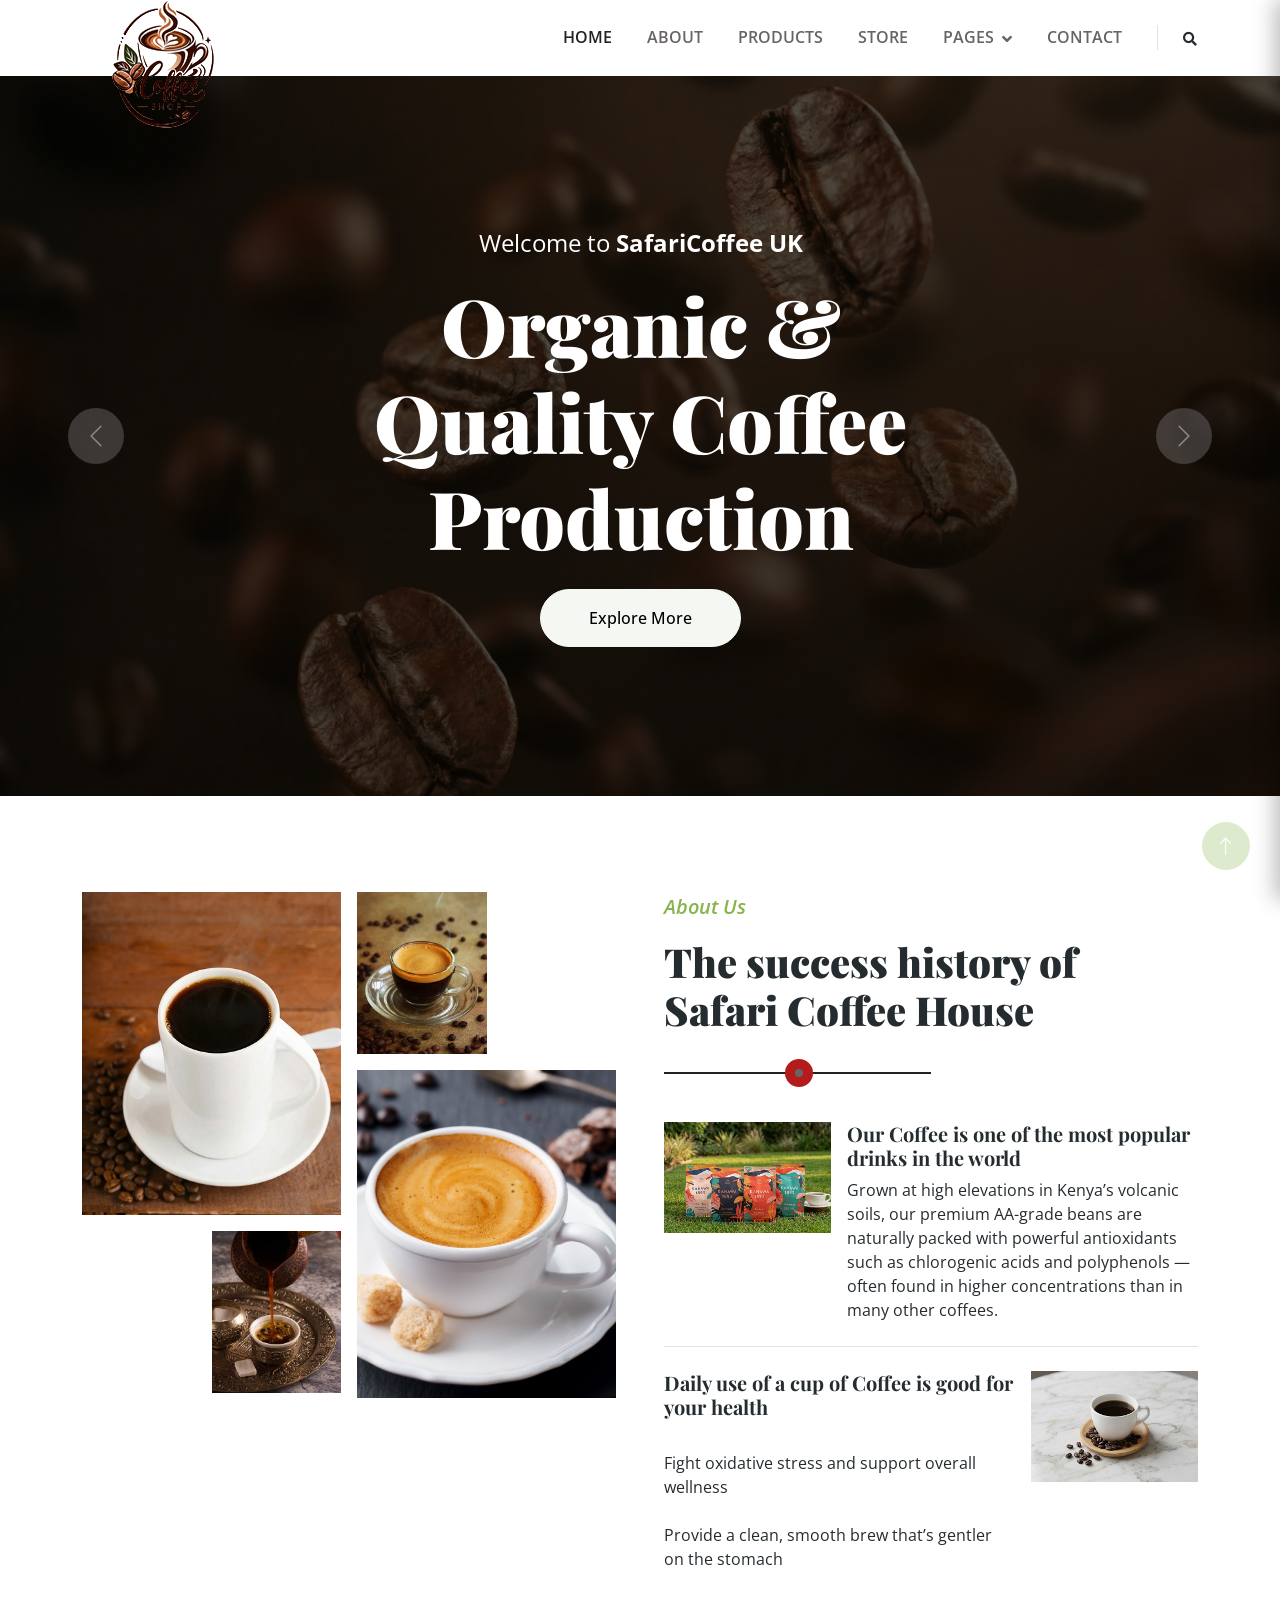
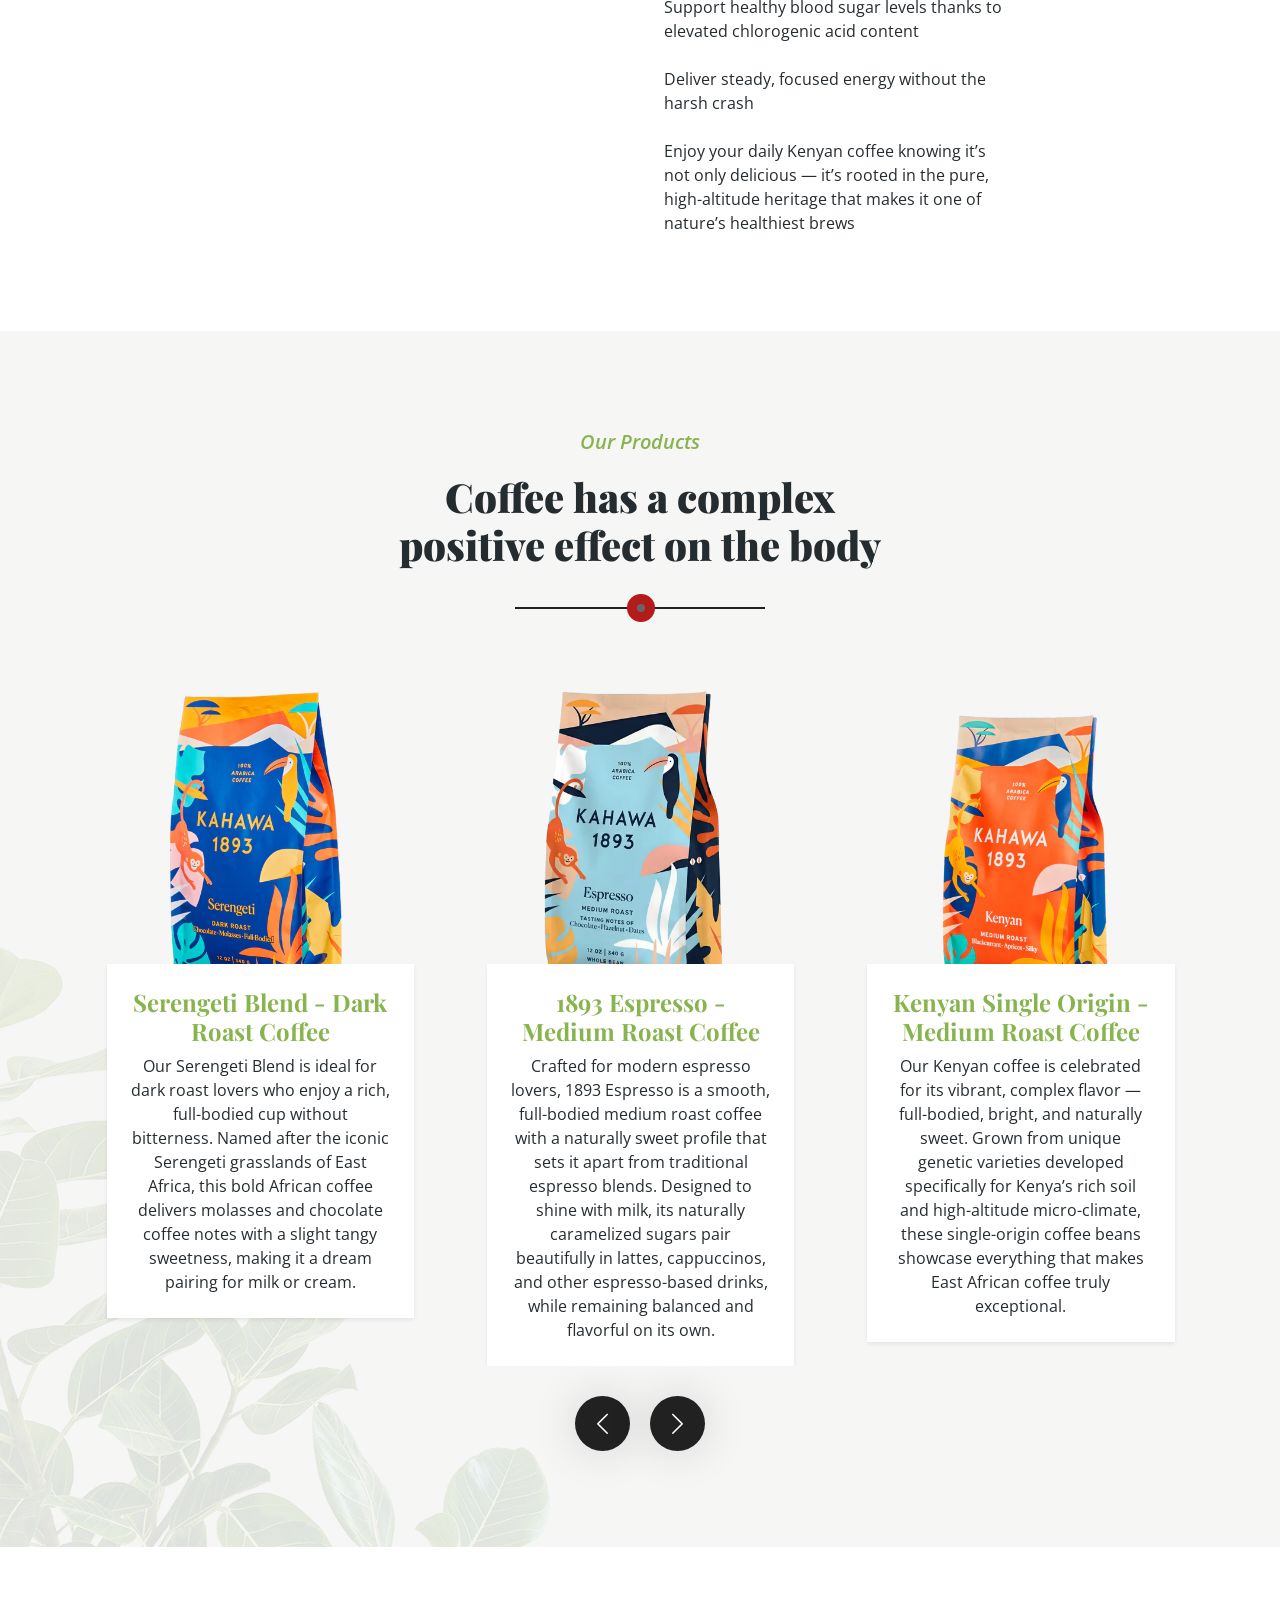
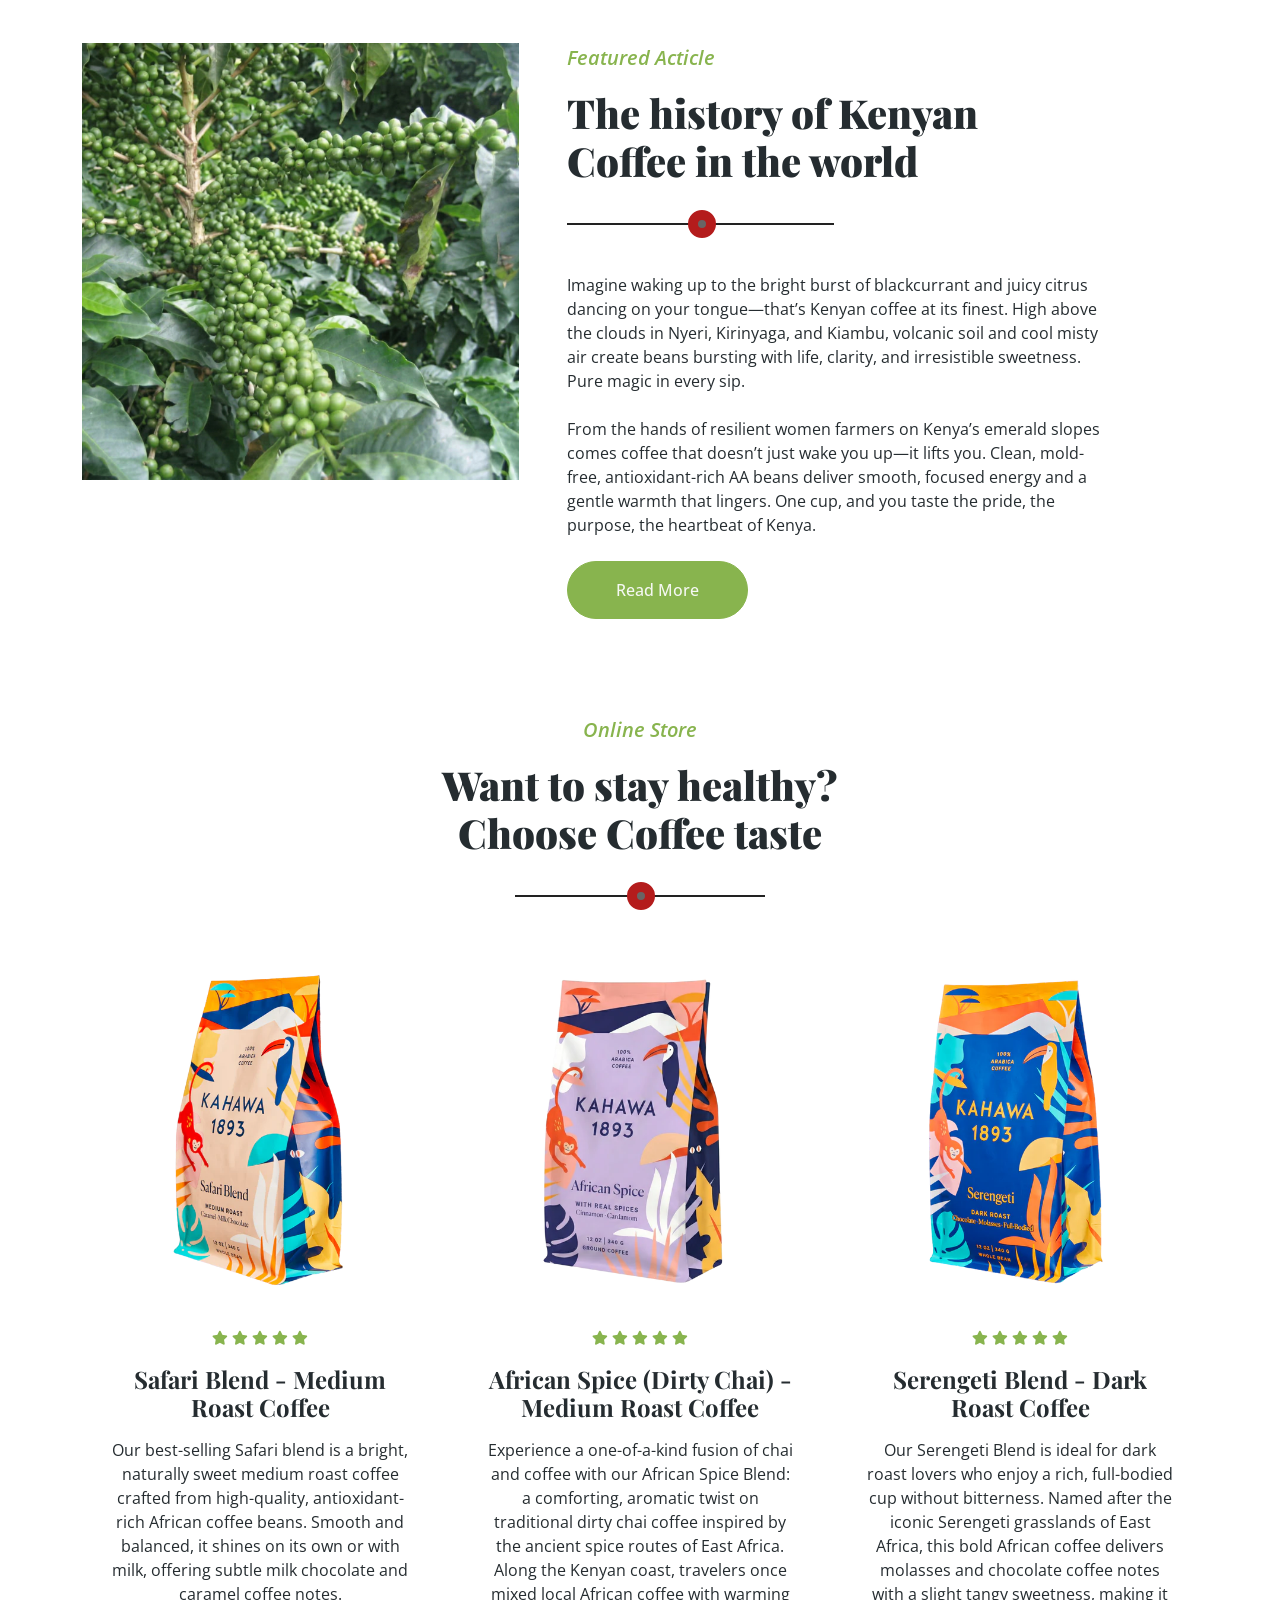
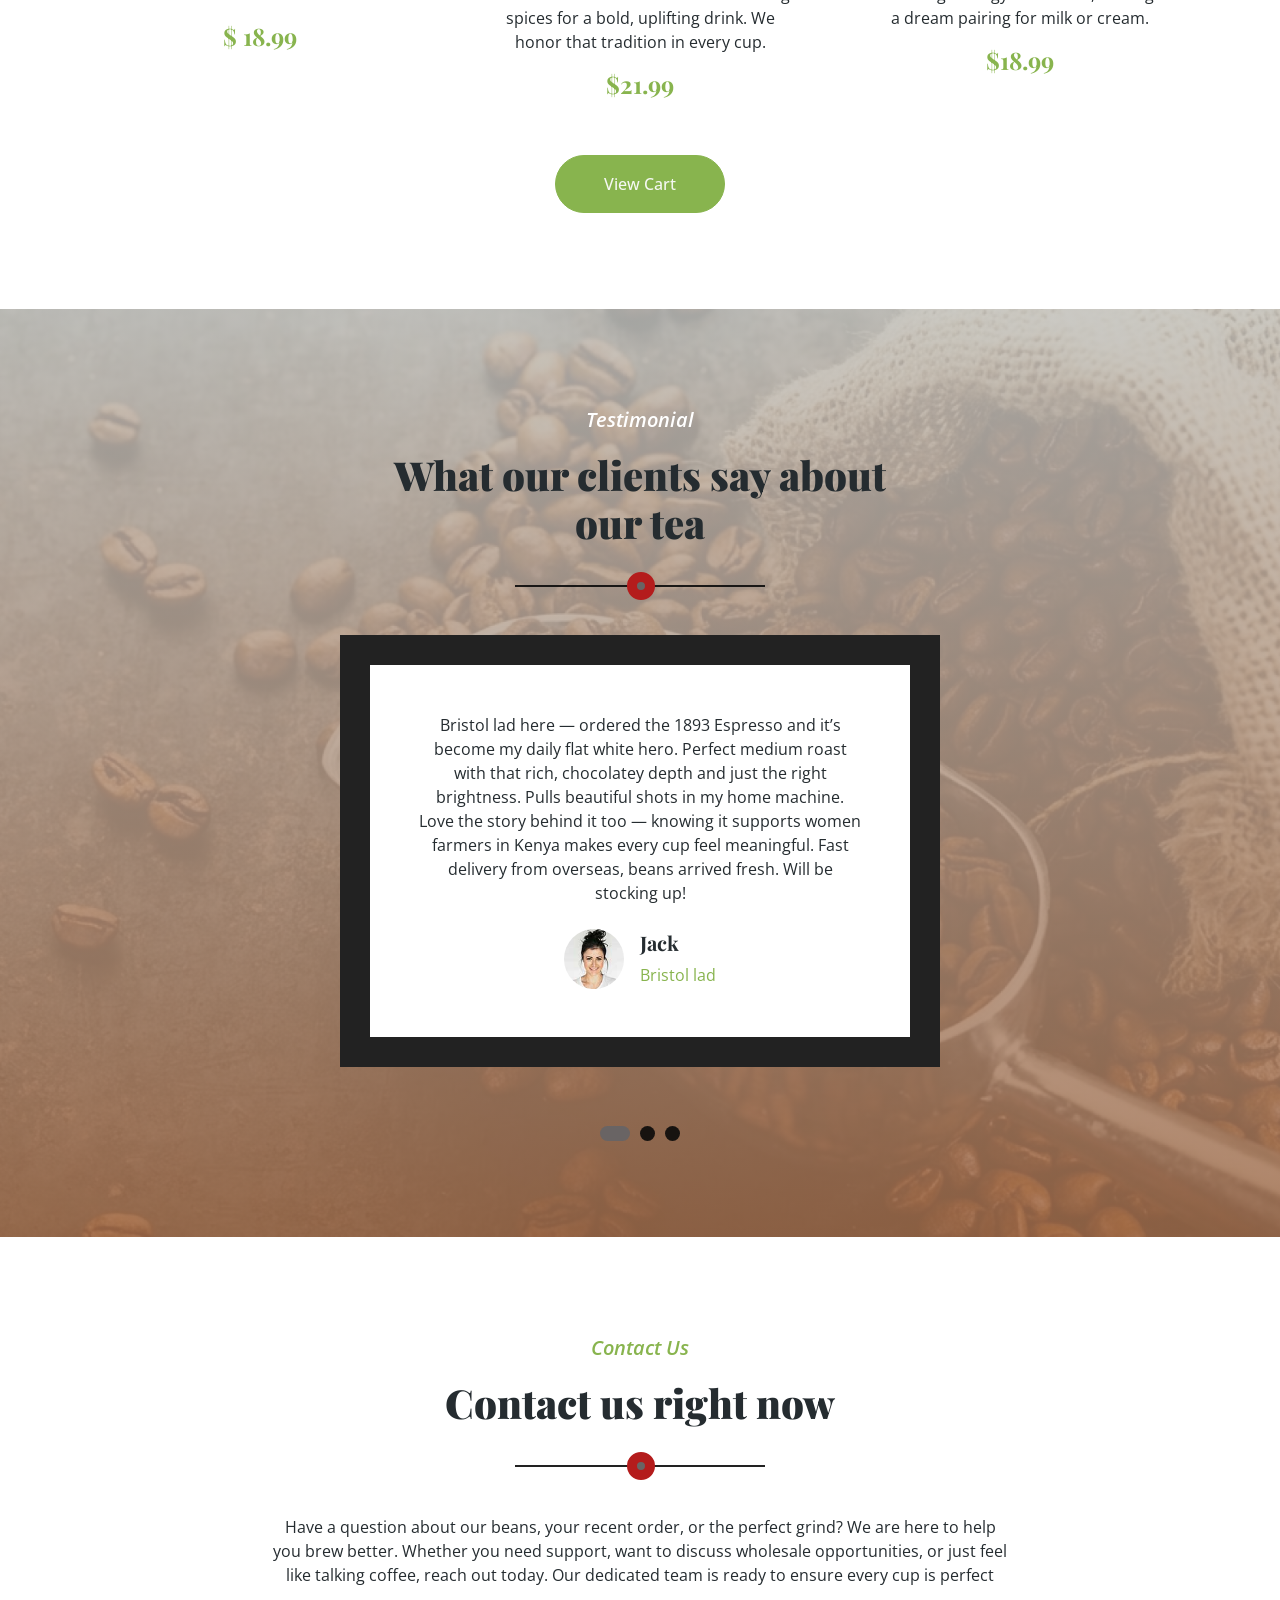
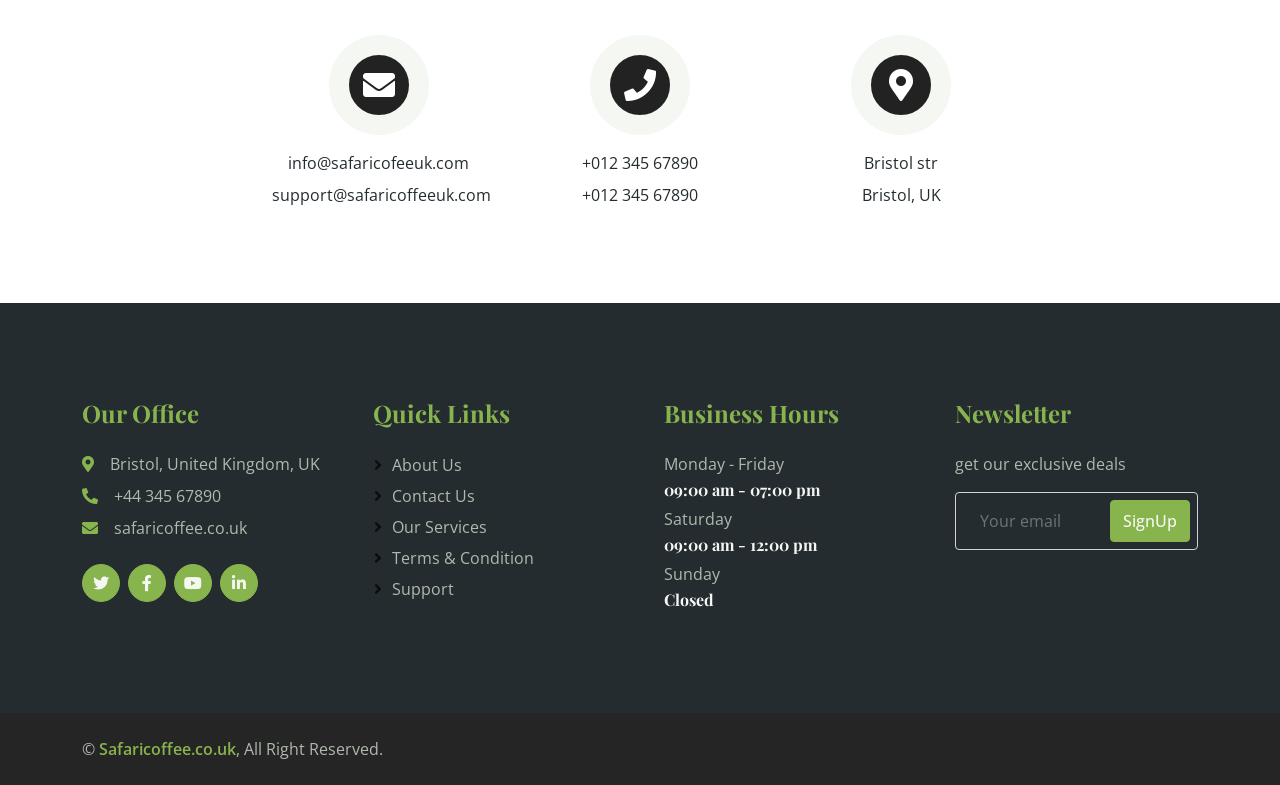
<file: index.html>
<!DOCTYPE html>
<html lang="en">

<head>
    <meta charset="utf-8">
    <title>Safari Coffee</title>
    <meta content="width=device-width, initial-scale=1.0" name="viewport">
    <meta content="" name="keywords">
    <meta content="" name="description">

    <!-- Favicon -->
    <link href="img/favicon.ico" rel="icon">

    <!-- Google Web Fonts -->
    <link rel="preconnect" href="https://fonts.googleapis.com">
    <link rel="preconnect" href="https://fonts.gstatic.com" crossorigin>
    <link href="https://fonts.googleapis.com/css2?family=Open+Sans:wght@400;600&family=Playfair+Display:wght@700;900&display=swap" rel="stylesheet">

    <!-- Icon Font Stylesheet -->
    <link href="https://cdnjs.cloudflare.com/ajax/libs/font-awesome/5.10.0/css/all.min.css" rel="stylesheet">
    <link href="https://cdn.jsdelivr.net/npm/bootstrap-icons@1.4.1/font/bootstrap-icons.css" rel="stylesheet">

    <!-- Libraries Stylesheet -->
    <link href="lib/animate/animate.min.css" rel="stylesheet">
    <link href="lib/owlcarousel/assets/owl.carousel.min.css" rel="stylesheet">

    <!-- Customized Bootstrap Stylesheet -->
    <link href="css/bootstrap.min.css" rel="stylesheet">

    <!-- Template Stylesheet -->
    <link href="css/style.css" rel="stylesheet">
    <!-- Mini-cart styles -->
    <style>
        #mini-cart {
            position: fixed;
            top: 0;
            right: -380px;
            width: 380px;
            height: 100%;
            background: white;
            box-shadow: -6px 0 20px rgba(0,0,0,0.25);
            transition: right 0.35s ease;
            z-index: 9999;
            padding: 25px;
            overflow-y: auto;
        }
        #mini-cart.open {
            right: 0;
        }
        .cart-item {
            display: flex;
            justify-content: space-between;
            align-items: center;
            padding: 12px 0;
            border-bottom: 1px solid #eee;
        }
        .cart-item button {
            width: 32px;
            height: 32px;
            background: #f8f9fa;
            border: 1px solid #ddd;
            border-radius: 4px;
            font-size: 16px;
        }
        .cart-badge {
            position: absolute;
            top: -8px;
            right: -12px;
            background: #c49b63;
            color: white;
            font-size: 11px;
            font-weight: bold;
            width: 20px;
            height: 20px;
            border-radius: 50%;
            display: flex;
            align-items: center;
            justify-content: center;
        }
        .nav-cart {
            position: relative;
            cursor: pointer;
        }
    </style>
</head>

<body>
    <!-- Spinner Start -->
    <div id="spinner" class="show bg-white position-fixed translate-middle w-100 vh-100 top-50 start-50 d-flex align-items-center justify-content-center">
        <div class="spinner-border text-primary" role="status" style="width: 3rem; height: 3rem;"></div>
    </div>
    <!-- Spinner End -->

    
    <!-- Navbar Start -->
    <div class="container-fluid bg-white sticky-top">
        <div class="container">
            <nav class="navbar navbar-expand-lg bg-white navbar-light py-2 py-lg-0">
                <a href="index.html" class="navbar-brand">
                    <img class="img-fluid" src="img/logo.png" alt="Logo">
                </a>
                <button type="button" class="navbar-toggler ms-auto me-0" data-bs-toggle="collapse" data-bs-target="#navbarCollapse">
                    <span class="navbar-toggler-icon"></span>
                </button>
                <div class="collapse navbar-collapse" id="navbarCollapse">
                    <div class="navbar-nav ms-auto">
                        <a href="index.html" class="nav-item nav-link active">Home</a>
                        <a href="about.html" class="nav-item nav-link">About</a>
                        <a href="product.html" class="nav-item nav-link">Products</a>
                        <a href="store.html" class="nav-item nav-link">Store</a>
                        <div class="nav-item dropdown">
                            <a href="#" class="nav-link dropdown-toggle" data-bs-toggle="dropdown">Pages</a>
                            <div class="dropdown-menu bg-light rounded-0 m-0">
                                <a href="blog.html" class="dropdown-item">Blog Article</a>
                                <a href="testimonial.html" class="dropdown-item">Testimonial</a>
                            </div>
                        </div>
                        <a href="contact.html" class="nav-item nav-link">Contact</a>
                    </div>
                    <div class="border-start ps-4 d-none d-lg-block">
                        <button type="button" class="btn btn-sm p-0"><i class="fa fa-search"></i></button>
                    </div>
                </div>
            </nav>
        </div>
    </div>
    <!-- Navbar End -->


    <!-- Carousel Start -->
    <div class="container-fluid px-0 mb-5">
        <div id="header-carousel" class="carousel slide carousel-fade" data-bs-ride="carousel">
            <div class="carousel-inner">
                <div class="carousel-item active">
                    <img class="w-100" src="img/carousel-1.jpg" alt="Image">
                    <div class="carousel-caption">
                        <div class="container">
                            <div class="row justify-content-center">
                                <div class="col-lg-7 text-center">
                                    <p class="fs-4 text-white animated zoomIn">Welcome to <strong class="text-white">SafariCoffee UK</strong></p>
                                    <h1 class="display-1 text-white mb-4 animated zoomIn">Organic & Quality Coffee Production</h1>
                                    <a href="" class="btn btn-light rounded-pill py-3 px-5 animated zoomIn">Explore More</a>
                                </div>
                            </div>
                        </div>
                    </div>
                </div>
                <div class="carousel-item">
                    <img class="w-100" src="img/carousel-2.jpg" alt="Image">
                    <div class="carousel-caption">
                        <div class="container">
                            <div class="row justify-content-center">
                                <div class="col-lg-7 text-center">
                                    <p class="fs-4 text-white animated zoomIn">Welcome to <strong class="text-white">SafariCoffee UK</strong></p>
                                    <h1 class="display-1 text-white mb-4 animated zoomIn">Organic & Quality Coffee Production</h1>
                                    <a href="" class="btn btn-light rounded-pill py-3 px-5 animated zoomIn">Explore More</a>
                                </div>
                            </div>
                        </div>
                    </div>
                </div>
            </div>
            <button class="carousel-control-prev" type="button" data-bs-target="#header-carousel"
                data-bs-slide="prev">
                <span class="carousel-control-prev-icon" aria-hidden="true"></span>
                <span class="visually-hidden">Previous</span>
            </button>
            <button class="carousel-control-next" type="button" data-bs-target="#header-carousel"
                data-bs-slide="next">
                <span class="carousel-control-next-icon" aria-hidden="true"></span>
                <span class="visually-hidden">Next</span>
            </button>
        </div>
    </div>
    <!-- Carousel End -->


    <!-- About Start -->
    <div class="container-xxl py-5">
        <div class="container">
            <div class="row g-5">
                <div class="col-lg-6">
                    <div class="row g-3">
                        <div class="col-6 text-end">
                            <img class="img-fluid bg-white w-100 mb-3 wow fadeIn" data-wow-delay="0.1s" src="img/about-1.jpg" alt="">
                            <img class="img-fluid bg-white w-50 wow fadeIn" data-wow-delay="0.2s" src="img/about-3.jpg" alt="">
                        </div>
                        <div class="col-6">
                            <img class="img-fluid bg-white w-50 mb-3 wow fadeIn" data-wow-delay="0.3s" src="img/about-4.jpg" alt="">
                            <img class="img-fluid bg-white w-100 wow fadeIn" data-wow-delay="0.4s" src="img/about-2.jpg" alt="">
                        </div>
                    </div>
                </div>
                <div class="col-lg-6 wow fadeIn" data-wow-delay="0.5s">
                    <div class="section-title">
                        <p class="fs-5 fw-medium fst-italic text-primary">About Us</p>
                        <h1 class="display-6">The success history of Safari Coffee House</h1>
                    </div>
                    <div class="row g-3 mb-4">
                        <div class="col-sm-4">
                            <img class="img-fluid bg-white w-100" src="img/about-5.jpg" alt="">
                        </div>
                        <div class="col-sm-8">
                            <h5>Our Coffee is one of the most popular drinks in the world</h5>
                            <p class="mb-0">Grown at high elevations in Kenya’s volcanic soils, our premium AA-grade beans are naturally packed with powerful antioxidants such as chlorogenic acids and polyphenols — often found in higher concentrations than in many other coffees.</p>
                        </div>
                    </div>
                    <div class="border-top mb-4"></div>
                    <div class="row g-3">
                        <div class="col-sm-8">
                            <h5>Daily use of a cup of Coffee is good for your health</h5>
                            <p class="mb-0"><br>Fight oxidative stress and support overall wellness</br>
                            <br>Provide a clean, smooth brew that’s gentler on the stomach</br>
                            <br>Support healthy blood sugar levels thanks to elevated chlorogenic acid content</br>
                            <br>Deliver steady, focused energy without the harsh crash </br>

                            <br>Enjoy your daily Kenyan coffee knowing it’s not only delicious — it’s rooted in the pure, high-altitude heritage that makes it one of nature’s healthiest brews</p>
                        </div>
                        <div class="col-sm-4">
                            <img class="img-fluid bg-white w-100" src="img/about-6.jpg" alt="">
                        </div>
                    </div>
                </div>
            </div>
        </div>
    </div>
    <!-- About End -->


    <!-- Products Start -->
    <div class="container-fluid product py-5 my-5">
        <div class="container py-5">
            <div class="section-title text-center mx-auto wow fadeInUp" data-wow-delay="0.1s" style="max-width: 500px;">
                <p class="fs-5 fw-medium fst-italic text-primary">Our Products</p>
                <h1 class="display-6">Coffee has a complex positive effect on the body</h1>
            </div>
            <div class="owl-carousel product-carousel wow fadeInUp" data-wow-delay="0.5s">
                <a href="" class="d-block product-item rounded">
                    <img src="img/1893 Espresso - Medium Roast Coffee.png" alt="">
                    <div class="bg-white shadow-sm text-center p-4 position-relative mt-n5 mx-4">
                        <h4 class="text-primary">1893 Espresso - Medium Roast Coffee</h4>
                        <span class="text-body">Crafted for modern espresso lovers, 1893 Espresso is a smooth, full-bodied medium roast coffee with a naturally sweet profile that sets it apart from traditional espresso blends. Designed to shine with milk, its naturally caramelized sugars pair beautifully in lattes, cappuccinos, and other espresso-based drinks, while remaining balanced and flavorful on its own.</span>
                    </div>
                </a>
                <a href="" class="d-block product-item rounded">
                    <img src="img/Kenyan Single Origin - Medium Roast Coffee.png" alt="">
                    <div class="bg-white shadow-sm text-center p-4 position-relative mt-n5 mx-4">
                        <h4 class="text-primary">Kenyan Single Origin - Medium Roast Coffee</h4>
                        <span class="text-body">Our Kenyan coffee is celebrated for its vibrant, complex flavor — full-bodied, bright, and naturally sweet. Grown from unique genetic varieties developed specifically for Kenya’s rich soil and high-altitude micro-climate, these single-origin coffee beans showcase everything that makes East African coffee truly exceptional.</span>
                    </div>
                </a>
                <a href="" class="d-block product-item rounded">
                    <img src="img/Safari Blend - Medium Roast Coffee.png" alt="">
                    <div class="bg-white shadow-sm text-center p-4 position-relative mt-n5 mx-4">
                        <h4 class="text-primary">Safari Blend - Medium Roast Coffee</h4>
                        <span class="text-body">Our best-selling Safari blend is a bright, naturally sweet medium roast coffee crafted from high-quality, antioxidant-rich African coffee beans. Smooth and balanced, it shines on its own or with milk, offering subtle milk chocolate and caramel coffee notes.</span>
                    </div>
                </a>
                <a href="" class="d-block product-item rounded">
                    <img src="img/Serengeti Blend - Dark Roast Coffee.png" alt="">
                    <div class="bg-white shadow-sm text-center p-4 position-relative mt-n5 mx-4">
                        <h4 class="text-primary">Serengeti Blend - Dark Roast Coffee</h4>
                        <span class="text-body">Our Serengeti Blend is ideal for dark roast lovers who enjoy a rich, full-bodied cup without bitterness. Named after the iconic Serengeti grasslands of East Africa, this bold African coffee delivers molasses and chocolate coffee notes with a slight tangy sweetness, making it a dream pairing for milk or cream.</span>
                    </div>
                </a>
            </div>
        </div>
    </div>
    <!-- Products End -->


    <!-- Article Start -->
    <div class="container-xxl py-5">
        <div class="container">
            <div class="row g-5">
                <div class="col-lg-5 wow fadeIn" data-wow-delay="0.1s">
                    <img class="img-fluid" src="img/article.jpg" alt="">
                </div>
                <div class="col-lg-6 wow fadeIn" data-wow-delay="0.5s">
                    <div class="section-title">
                        <p class="fs-5 fw-medium fst-italic text-primary">Featured Acticle</p>
                        <h1 class="display-6">The history of Kenyan Coffee in the world</h1>
                    </div>
                    <p class="mb-4">Imagine waking up to the bright burst of blackcurrant and juicy citrus dancing on your tongue—that’s Kenyan coffee at its finest. High above the clouds in Nyeri, Kirinyaga, and Kiambu, volcanic soil and cool misty air create beans bursting with life, clarity, and irresistible sweetness. Pure magic in every sip.</p>
                    <p class="mb-4">From the hands of resilient women farmers on Kenya’s emerald slopes comes coffee that doesn’t just wake you up—it lifts you. Clean, mold-free, antioxidant-rich AA beans deliver smooth, focused energy and a gentle warmth that lingers. One cup, and you taste the pride, the purpose, the heartbeat of Kenya.</p>
                    <a href="" class="btn btn-primary rounded-pill py-3 px-5">Read More</a>
                </div>
            </div>
        </div>
    </div>
    <!-- Article End -->


   <!-- Store Start -->
    <!-- Store Start -->
    <div class="container-xxl py-5">
        <div class="container">
            <div class="section-title text-center mx-auto wow fadeInUp" data-wow-delay="0.1s" style="max-width: 500px;">
                <p class="fs-5 fw-medium fst-italic text-primary">Online Store</p>
                <h1 class="display-6">Want to stay healthy? Choose Coffee taste</h1>
            </div>
            <div class="row g-4">
                <div class="col-lg-4 col-md-6 wow fadeInUp" data-wow-delay="0.1s">
                    <div class="store-item position-relative text-center">
                        <img class="img-fluid" src="img/Safari Blend - Medium Roast Coffee.png" alt="">
                        <div class="p-4">
                            <div class="text-center mb-3">
                                <small class="fa fa-star text-primary"></small>
                                <small class="fa fa-star text-primary"></small>
                                <small class="fa fa-star text-primary"></small>
                                <small class="fa fa-star text-primary"></small>
                                <small class="fa fa-star text-primary"></small>
                            </div>
                            <h4 class="mb-3">Safari Blend - Medium Roast Coffee</h4>
                            <p>Our best-selling Safari blend is a bright, naturally sweet medium roast coffee crafted from high-quality, antioxidant-rich African coffee beans. Smooth and balanced, it shines on its own or with milk, offering subtle milk chocolate and caramel coffee notes.</p>
                            <h4 class="text-primary">$ 18.99</h4>
                        </div>
                        <div class="store-overlay">
                            <a href="#" class="btn btn-primary rounded-pill py-2 px-4 m-2">More Detail <i class="fa fa-arrow-right ms-2"></i></a>
                            <a href="javascript:void(0)" onclick="addToCart('Safari Blend - Medium Roast Coffee', 18.99, 'img/Safari Blend - Medium Roast Coffee.png')"
                               class="btn btn-dark rounded-pill py-2 px-4 m-2">
                                Add to Cart <i class="fa fa-cart-plus ms-2"></i>
                            </a>
                        </div>
                    </div>
                </div>
                <!-- Repeat similar structure for other two products -->
                <div class="col-lg-4 col-md-6 wow fadeInUp" data-wow-delay="0.3s">
                    <div class="store-item position-relative text-center">
                        <img class="img-fluid" src="img/African Spice (Dirty Chai) - Medium Roast Coffee.png" alt="">
                        <div class="p-4">
                            <div class="text-center mb-3">
                                <small class="fa fa-star text-primary"></small>
                                <small class="fa fa-star text-primary"></small>
                                <small class="fa fa-star text-primary"></small>
                                <small class="fa fa-star text-primary"></small>
                                <small class="fa fa-star text-primary"></small>
                            </div>
                            <h4 class="mb-3">African Spice (Dirty Chai) - Medium Roast Coffee</h4>
                            <p>Experience a one-of-a-kind fusion of chai and coffee with our African Spice Blend: a comforting, aromatic twist on traditional dirty chai coffee inspired by the ancient spice routes of East Africa. Along the Kenyan coast, travelers once mixed local African coffee with warming spices for a bold, uplifting drink. We honor that tradition in every cup.</p>
                            <h4 class="text-primary">$21.99</h4>
                        </div>
                        <div class="store-overlay">
                            <a href="#" class="btn btn-primary rounded-pill py-2 px-4 m-2">More Detail <i class="fa fa-arrow-right ms-2"></i></a>
                            <a href="javascript:void(0)" onclick="addToCart('African Spice (Dirty Chai) - Medium Roast Coffee', 21.99, 'img/African Spice (Dirty Chai) - Medium Roast Coffee.png')"
                               class="btn btn-dark rounded-pill py-2 px-4 m-2">
                                Add to Cart <i class="fa fa-cart-plus ms-2"></i>
                            </a>
                        </div>
                    </div>
                </div>
                <div class="col-lg-4 col-md-6 wow fadeInUp" data-wow-delay="0.5s">
                    <div class="store-item position-relative text-center">
                        <img class="img-fluid" src="img/Serengeti Blend - Dark Roast Coffee.png" alt="">
                        <div class="p-4">
                            <div class="text-center mb-3">
                                <small class="fa fa-star text-primary"></small>
                                <small class="fa fa-star text-primary"></small>
                                <small class="fa fa-star text-primary"></small>
                                <small class="fa fa-star text-primary"></small>
                                <small class="fa fa-star text-primary"></small>
                            </div>
                            <h4 class="mb-3">Serengeti Blend - Dark Roast Coffee</h4>
                            <p>Our Serengeti Blend is ideal for dark roast lovers who enjoy a rich, full-bodied cup without bitterness. Named after the iconic Serengeti grasslands of East Africa, this bold African coffee delivers molasses and chocolate coffee notes with a slight tangy sweetness, making it a dream pairing for milk or cream. </p>
                            <h4 class="text-primary">$18.99</h4>
                        </div>
                        <div class="store-overlay">
                            <a href="#" class="btn btn-primary rounded-pill py-2 px-4 m-2">More Detail <i class="fa fa-arrow-right ms-2"></i></a>
                            <a href="javascript:void(0)" onclick="addToCart('Serengeti Blend - Dark Roast Coffee',18.99, 'img/Serengeti Blend - Dark Roast Coffee.png')"
                               class="btn btn-dark rounded-pill py-2 px-4 m-2">
                                Add to Cart <i class="fa fa-cart-plus ms-2"></i>
                            </a>
                        </div>
                    </div>
                </div>
                <div class="col-12 text-center wow fadeInUp" data-wow-delay="0.1s">
                    <a href="cart.html" class="btn btn-primary rounded-pill py-3 px-5">View Cart</a>
                </div>
            </div>
        </div>
    </div>
    <!-- Store End -->

    <!-- Mini Cart Drawer -->
    <div id="mini-cart" class="bg-white">
        <div class="d-flex justify-content-between align-items-center mb-4">
            <h4>Your Cart</h4>
            <button id="close-cart" class="btn-close"></button>
        </div>
        <div id="mini-cart-items"></div>
        <div class="mt-4 pt-3 border-top">
            <div class="d-flex justify-content-between mb-3">
                <strong>Subtotal:</strong>
                <strong id="mini-subtotal">$ 0</strong>
            </div>
            <a href="cart.html" class="btn btn-outline-primary w-100 mb-2">View Cart</a>
            <a href="checkout.html" class="btn btn-primary w-100">Checkout</a>
        </div>
    </div>

    <!-- Store End -->


    <!-- Testimonial Start -->
    <div class="container-fluid testimonial py-5 my-5">
        <div class="container py-5">
            <div class="section-title text-center mx-auto wow fadeInUp" data-wow-delay="0.1s" style="max-width: 500px;">
                <p class="fs-5 fw-medium fst-italic text-white">Testimonial</p>
                <h1 class="display-6">What our clients say about our tea</h1>
            </div>
            <div class="owl-carousel testimonial-carousel wow fadeInUp" data-wow-delay="0.5s">
                <div class="testimonial-item p-4 p-lg-5">
                    <p class="mb-4">Bristol lad here — ordered the 1893 Espresso and it’s become my daily flat white hero. Perfect medium roast with that rich, chocolatey depth and just the right brightness. Pulls beautiful shots in my home machine. Love the story behind it too — knowing it supports women farmers in Kenya makes every cup feel meaningful. Fast delivery from overseas, beans arrived fresh. Will be stocking up!</p>
                    <div class="d-flex align-items-center justify-content-center">
                        <img class="img-fluid flex-shrink-0" src="img/testimonial-1.jpg" alt="">
                        <div class="text-start ms-3">
                            <h5>Jack</h5>
                            <span class="text-primary">Bristol lad</span>
                        </div>
                    </div>
                </div>
                <div class="testimonial-item p-4 p-lg-5">
                    <p class="mb-4">Really impressed with the Safari Blend — smooth, balanced medium roast with lovely berry undertones. Makes an excellent cappuccino and works brilliantly in my French press too. Slight downside: shipping from Kenya to Bristol took about 10 days, but the freshness was still spot on when it arrived. Great value for the quality and the empowering mission behind the brand. Will reorder for sure.</p>
                    <div class="d-flex align-items-center justify-content-center">
                        <img class="img-fluid flex-shrink-0" src="img/testimonial-2.jpg" alt="">
                        <div class="text-start ms-3">
                            <h5>Patrick</h5>
                            <span class="text-primary">Doctor</span>
                        </div>
                    </div>
                </div>
                <div class="testimonial-item p-4 p-lg-5">
                    <p class="mb-4">Living in Bristol and trying to cut down on chain coffee — the 1893 Espresso and Safari Blend have completely changed my mornings. Both medium roasts are so well-rounded: the 1893 gives that classic espresso punch with caramel sweetness, while the Safari is more versatile for milk drinks. Packaging is gorgeous, beans are clearly fresh, and I love the women-empowerment angle. Delivery was surprisingly quick and tracked perfectly. Highly recommend!</p>
                    <div class="d-flex align-items-center justify-content-center">
                        <img class="img-fluid flex-shrink-0" src="img/testimonial-3.jpg" alt="">
                        <div class="text-start ms-3">
                            <h5>Jane</h5>
                            <span class="text-primary">Student</span>
                        </div>
                    </div>
                </div>
            </div>
        </div>
    </div>
    <!-- Testimonial End -->


    <!-- Contact Start -->
    <div class="container-xxl contact py-5">
        <div class="container">
            <div class="section-title text-center mx-auto wow fadeInUp" data-wow-delay="0.1s" style="max-width: 500px;">
                <p class="fs-5 fw-medium fst-italic text-primary">Contact Us</p>
                <h1 class="display-6">Contact us right now</h1>
            </div>
            <div class="row justify-content-center wow fadeInUp" data-wow-delay="0.1s">
                <div class="col-lg-8">
                    <p class="text-center mb-5">Have a question about our beans, your recent order, or the perfect grind? We are here to help you brew better. Whether you need support, want to discuss wholesale opportunities, or just feel like talking coffee, reach out today. Our dedicated team is ready to ensure every cup is perfect</p>
                    <div class="row g-5">
                        <div class="col-md-4 text-center wow fadeInUp" data-wow-delay="0.3s">
                            <div class="btn-square mx-auto mb-3">
                                <i class="fa fa-envelope fa-2x text-white"></i>
                            </div>
                            <p class="mb-2">info@safaricofeeuk.com</p>
                            <p class="mb-0">support@safaricoffeeuk.com</p>
                        </div>
                        <div class="col-md-4 text-center wow fadeInUp" data-wow-delay="0.4s">
                            <div class="btn-square mx-auto mb-3">
                                <i class="fa fa-phone fa-2x text-white"></i>
                            </div>
                            <p class="mb-2">+012 345 67890</p>
                            <p class="mb-0">+012 345 67890</p>
                        </div>
                        <div class="col-md-4 text-center wow fadeInUp" data-wow-delay="0.5s">
                            <div class="btn-square mx-auto mb-3">
                                <i class="fa fa-map-marker-alt fa-2x text-white"></i>
                            </div>
                            <p class="mb-2">Bristol str</p>
                            <p class="mb-0">Bristol, UK</p>
                        </div>
                    </div>
                </div>
            </div>
        </div>
    </div>
    <!-- Contact Start -->


    <!-- Footer Start -->
    <div class="container-fluid bg-dark footer mt-5 py-5 wow fadeIn" data-wow-delay="0.1s">
        <div class="container py-5">
            <div class="row g-5">
                <div class="col-lg-3 col-md-6">
                    <h4 class="text-primary mb-4">Our Office</h4>
                    <p class="mb-2"><i class="fa fa-map-marker-alt text-primary me-3"></i>Bristol, United Kingdom, UK</p>
                    <p class="mb-2"><i class="fa fa-phone-alt text-primary me-3"></i>+44 345 67890</p>
                    <p class="mb-2"><i class="fa fa-envelope text-primary me-3"></i>safaricoffee.co.uk</p>
                    <div class="d-flex pt-3">
                        <a class="btn btn-square btn-primary rounded-circle me-2" href=""><i class="fab fa-twitter"></i></a>
                        <a class="btn btn-square btn-primary rounded-circle me-2" href=""><i class="fab fa-facebook-f"></i></a>
                        <a class="btn btn-square btn-primary rounded-circle me-2" href=""><i class="fab fa-youtube"></i></a>
                        <a class="btn btn-square btn-primary rounded-circle me-2" href=""><i class="fab fa-linkedin-in"></i></a>
                    </div>
                </div>
                <div class="col-lg-3 col-md-6">
                    <h4 class="text-primary mb-4">Quick Links</h4>
                    <a class="btn btn-link" href="">About Us</a>
                    <a class="btn btn-link" href="">Contact Us</a>
                    <a class="btn btn-link" href="">Our Services</a>
                    <a class="btn btn-link" href="">Terms & Condition</a>
                    <a class="btn btn-link" href="">Support</a>
                </div>
                <div class="col-lg-3 col-md-6">
                    <h4 class="text-primary mb-4">Business Hours</h4>
                    <p class="mb-1">Monday - Friday</p>
                    <h6 class="text-light">09:00 am - 07:00 pm</h6>
                    <p class="mb-1">Saturday</p>
                    <h6 class="text-light">09:00 am - 12:00 pm</h6>
                    <p class="mb-1">Sunday</p>
                    <h6 class="text-light">Closed</h6>
                </div>
                <div class="col-lg-3 col-md-6">
                    <h4 class="text-primary mb-4">Newsletter</h4>
                    <p>get our exclusive deals</p>
                    <div class="position-relative w-100">
                        <input class="form-control bg-transparent w-100 py-3 ps-4 pe-5" type="text" placeholder="Your email">
                        <button type="button" class="btn btn-primary py-2 position-absolute top-0 end-0 mt-2 me-2">SignUp</button>
                    </div>
                </div>
            </div>
        </div>
    </div>
    <!-- Footer End -->


    <!-- Copyright Start -->
    <div class="container-fluid copyright py-4">
        <div class="container">
            <div class="row">
                <div class="col-md-6 text-center text-md-start mb-3 mb-md-0">
                    &copy; <a class="fw-medium" href="#">Safaricoffee.co.uk</a>, All Right Reserved.
                </div>
                </div>
        </div>
    </div>
    <!-- Copyright End -->


    <!-- Back to Top -->
    <a href="#" class="btn btn-lg btn-primary btn-lg-square rounded-circle back-to-top"><i class="bi bi-arrow-up"></i></a>


    <!-- JavaScript Libraries -->
    <script src="https://ajax.googleapis.com/ajax/libs/jquery/3.6.1/jquery.min.js"></script>
    <script src="https://cdn.jsdelivr.net/npm/bootstrap@5.0.0/dist/js/bootstrap.bundle.min.js"></script>
    <script src="lib/wow/wow.min.js"></script>
    <script src="lib/easing/easing.min.js"></script>
    <script src="lib/waypoints/waypoints.min.js"></script>
    <script src="lib/owlcarousel/owl.carousel.min.js"></script>

    <!-- Template Javascript -->
    <script src="js/main.js"></script>
    <script>
        // All cart logic is now here so it works immediately
        let cart = JSON.parse(localStorage.getItem('coffeeCart')) || [];

        function saveCart() {
            localStorage.setItem('coffeeCart', JSON.stringify(cart));
            updateBadge();
        }

        function updateBadge() {
            const badge = document.getElementById('cart-count');
            if (badge) {
                const count = cart.reduce((sum, item) => sum + item.quantity, 0);
                badge.textContent = count;
                badge.style.display = count > 0 ? 'inline-flex' : 'none';
            }
        }

        function addToCart(name, price, image) {
            let item = cart.find(i => i.name === name);
            if (item) {
                item.quantity += 1;
            } else {
                cart.push({ name, price, image, quantity: 1 });
            }
            saveCart();
            renderMiniCart();
            document.getElementById('mini-cart').classList.add('open');
        }

        function changeQty(index, delta) {
            cart[index].quantity = Math.max(1, cart[index].quantity + delta);
            saveCart();
            renderMiniCart();
        }

        function removeItem(index) {
            cart.splice(index, 1);
            saveCart();
            renderMiniCart();
        }

        function renderMiniCart() {
            const container = document.getElementById('mini-cart-items');
            container.innerHTML = '';
            if (cart.length === 0) {
                container.innerHTML = '<p class="text-center py-4">Your cart is empty</p>';
            } else {
                cart.forEach((item, index) => {
                    const div = document.createElement('div');
                    div.className = 'cart-item';
                    div.innerHTML = `
                        <img src="${item.image}" alt="" style="width:60px;height:60px;object-fit:cover;border-radius:6px;" class="me-3">
                        <div style="flex:1;">
                            <strong>${item.name}</strong><br>
                            $ ${item.price.toLocaleString()} × ${item.quantity}
                        </div>
                        <div>
                            <button onclick="changeQty(${index}, -1)">-</button>
                            <span class="mx-2">${item.quantity}</span>
                            <button onclick="changeQty(${index}, 1)">+</button>
                            <button class="ms-3 text-danger border-0 bg-transparent" onclick="removeItem(${index})">
                                <i class="fa fa-trash"></i>
                            </button>
                        </div>`;
                    container.appendChild(div);
                });
            }
            const subtotal = cart.reduce((sum, item) => sum + item.price * item.quantity, 0);
            document.getElementById('mini-subtotal').textContent = `$ ${subtotal.toLocaleString()}`;
        }

        // Initialize cart on every page load
        document.addEventListener('DOMContentLoaded', () => {
            updateBadge();
            renderMiniCart();

            document.querySelector('.nav-cart')?.addEventListener('click', () => {
                document.getElementById('mini-cart').classList.add('open');
            });
        });
    </script>
</body>

</html>
</file>
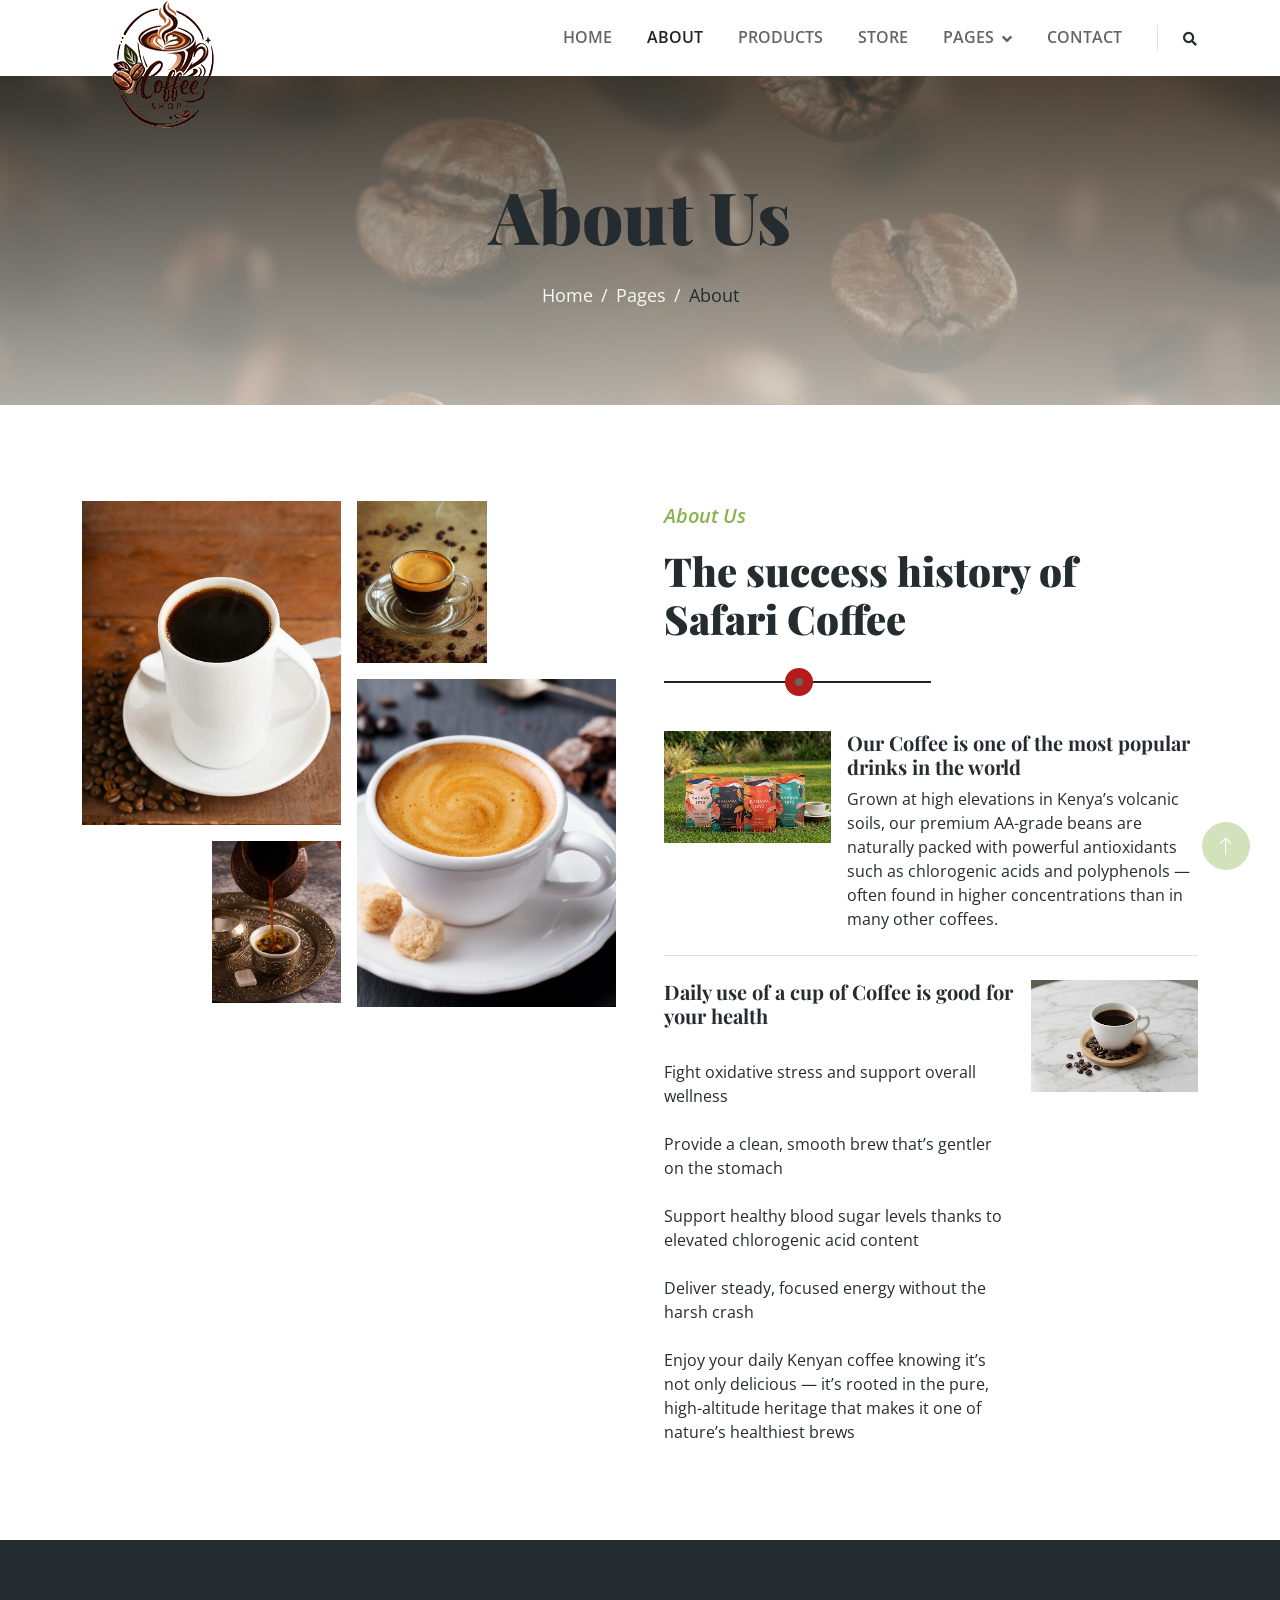
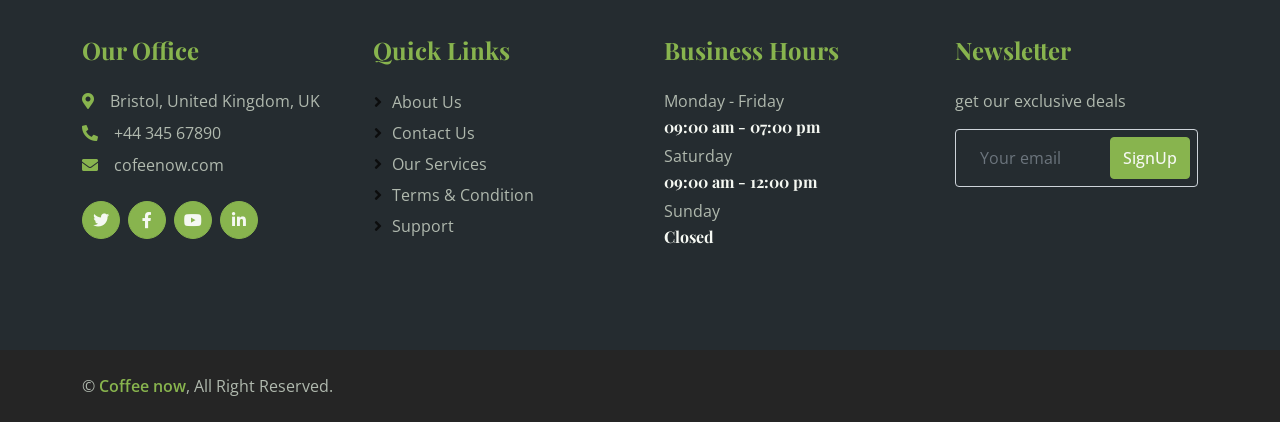
<file: about.html>
<!DOCTYPE html>
<html lang="en">

<head>
    <meta charset="utf-8">
    <title>Safari Coffee - Coffe Shop Website Template</title>
    <meta content="width=device-width, initial-scale=1.0" name="viewport">
    <meta content="" name="keywords">
    <meta content="" name="description">

    <!-- Favicon -->
    <link href="img/favicon.ico" rel="icon">

    <!-- Google Web Fonts -->
    <link rel="preconnect" href="https://fonts.googleapis.com">
    <link rel="preconnect" href="https://fonts.gstatic.com" crossorigin>
    <link href="https://fonts.googleapis.com/css2?family=Open+Sans:wght@400;600&family=Playfair+Display:wght@700;900&display=swap" rel="stylesheet">

    <!-- Icon Font Stylesheet -->
    <link href="https://cdnjs.cloudflare.com/ajax/libs/font-awesome/5.10.0/css/all.min.css" rel="stylesheet">
    <link href="https://cdn.jsdelivr.net/npm/bootstrap-icons@1.4.1/font/bootstrap-icons.css" rel="stylesheet">

    <!-- Libraries Stylesheet -->
    <link href="lib/animate/animate.min.css" rel="stylesheet">
    <link href="lib/owlcarousel/assets/owl.carousel.min.css" rel="stylesheet">

    <!-- Customized Bootstrap Stylesheet -->
    <link href="css/bootstrap.min.css" rel="stylesheet">

    <!-- Template Stylesheet -->
    <link href="css/style.css" rel="stylesheet">
</head>

<body>
    <!-- Spinner Start -->
    <div id="spinner" class="show bg-brown position-fixed translate-middle w-100 vh-100 top-50 start-50 d-flex align-items-center justify-content-center">
        <div class="spinner-border text-primary" role="status" style="width: 3rem; height: 3rem;"></div>
    </div>
    <!-- Spinner End -->

    
    <!-- Navbar Start -->
    <div class="container-fluid bg-white sticky-top">
        <div class="container">
            <nav class="navbar navbar-expand-lg bg-white navbar-light py-2 py-lg-0">
                <a href="index.html" class="navbar-brand">
                    <img class="img-fluid" src="img/logo.png" alt="Logo">
                </a>
                <button type="button" class="navbar-toggler ms-auto me-0" data-bs-toggle="collapse" data-bs-target="#navbarCollapse">
                    <span class="navbar-toggler-icon"></span>
                </button>
                <div class="collapse navbar-collapse" id="navbarCollapse">
                    <div class="navbar-nav ms-auto">
                        <a href="index.html" class="nav-item nav-link">Home</a>
                        <a href="about.html" class="nav-item nav-link active">About</a>
                        <a href="product.html" class="nav-item nav-link">Products</a>
                        <a href="store.html" class="nav-item nav-link">Store</a>
                        <div class="nav-item dropdown">
                            <a href="#" class="nav-link dropdown-toggle" data-bs-toggle="dropdown">Pages</a>
                            <div class="dropdown-menu bg-light rounded-0 m-0">
                                <a href="blog.html" class="dropdown-item">Blog Article</a>
                                <a href="testimonial.html" class="dropdown-item">Testimonial</a>
                                
                            </div>
                        </div>
                        <a href="contact.html" class="nav-item nav-link">Contact</a>
                    </div>
                    <div class="border-start ps-4 d-none d-lg-block">
                        <button type="button" class="btn btn-sm p-0"><i class="fa fa-search"></i></button>
                    </div>
                </div>
            </nav>
        </div>
    </div>
    <!-- Navbar End -->


    <!-- Page Header Start -->
    <div class="container-fluid page-header py-5 mb-5 wow fadeIn" data-wow-delay="0.1s">
        <div class="container text-center py-5">
            <h1 class="display-2 text-dark mb-4 animated slideInDown">About Us</h1>
            <nav aria-label="breadcrumb animated slideInDown">
                <ol class="breadcrumb justify-content-center mb-0">
                    <li class="breadcrumb-item"><a href="#">Home</a></li>
                    <li class="breadcrumb-item"><a href="#">Pages</a></li>
                    <li class="breadcrumb-item text-dark" aria-current="page">About</li>
                </ol>
            </nav>
        </div>
    </div>
    <!-- Page Header End -->


    <!-- About Start -->
    <div class="container-xxl py-5">
        <div class="container">
            <div class="row g-5">
                <div class="col-lg-6">
                    <div class="row g-3">
                        <div class="col-6 text-end">
                            <img class="img-fluid bg-white w-100 mb-3 wow fadeIn" data-wow-delay="0.1s" src="img/about-1.jpg" alt="">
                            <img class="img-fluid bg-white w-50 wow fadeIn" data-wow-delay="0.2s" src="img/about-3.jpg" alt="">
                        </div>
                        <div class="col-6">
                            <img class="img-fluid bg-white w-50 mb-3 wow fadeIn" data-wow-delay="0.3s" src="img/about-4.jpg" alt="">
                            <img class="img-fluid bg-white w-100 wow fadeIn" data-wow-delay="0.4s" src="img/about-2.jpg" alt="">
                        </div>
                    </div>
                </div>
                <div class="col-lg-6 wow fadeIn" data-wow-delay="0.5s">
                    <div class="section-title">
                        <p class="fs-5 fw-medium fst-italic text-primary">About Us</p>
                        <h1 class="display-6">The success history of Safari Coffee</h1>
                    </div>
                    <div class="row g-3 mb-4">
                        <div class="col-sm-4">
                            <img class="img-fluid bg-white w-100" src="img/about-5.jpg" alt="">
                        </div>
                        <div class="col-sm-8">
                            <h5>Our Coffee is one of the most popular drinks in the world</h5>
                            <p class="mb-0">Grown at high elevations in Kenya’s volcanic soils, our premium AA-grade beans are naturally packed with powerful antioxidants such as chlorogenic acids and polyphenols — often found in higher concentrations than in many other coffees.</p>
                        </div>
                    </div>
                    <div class="border-top mb-4"></div>
                    <div class="row g-3">
                        <div class="col-sm-8">
                            <h5>Daily use of a cup of Coffee is good for your health</h5>
                            <p class="mb-0"><br>Fight oxidative stress and support overall wellness</br>
                            <br>Provide a clean, smooth brew that’s gentler on the stomach</br>
                            <br>Support healthy blood sugar levels thanks to elevated chlorogenic acid content</br>
                            <br>Deliver steady, focused energy without the harsh crash </br>

                            <br>Enjoy your daily Kenyan coffee knowing it’s not only delicious — it’s rooted in the pure, high-altitude heritage that makes it one of nature’s healthiest brews</p>
                        </div>
                        <div class="col-sm-4">
                            <img class="img-fluid bg-white w-100" src="img/about-6.jpg" alt="">
                        </div>
                    </div>
                </div>
            </div>
        </div>
    </div>
    <!-- About End -->


    <!-- Footer Start -->
    <div class="container-fluid bg-dark footer mt-5 py-5 wow fadeIn" data-wow-delay="0.1s">
        <div class="container py-5">
            <div class="row g-5">
                <div class="col-lg-3 col-md-6">
                    <h4 class="text-primary mb-4">Our Office</h4>
                    <p class="mb-2"><i class="fa fa-map-marker-alt text-primary me-3"></i>Bristol, United Kingdom, UK</p>
                    <p class="mb-2"><i class="fa fa-phone-alt text-primary me-3"></i>+44 345 67890</p>
                    <p class="mb-2"><i class="fa fa-envelope text-primary me-3"></i>cofeenow.com</p>
                    <div class="d-flex pt-3">
                        <a class="btn btn-square btn-primary rounded-circle me-2" href=""><i class="fab fa-twitter"></i></a>
                        <a class="btn btn-square btn-primary rounded-circle me-2" href=""><i class="fab fa-facebook-f"></i></a>
                        <a class="btn btn-square btn-primary rounded-circle me-2" href=""><i class="fab fa-youtube"></i></a>
                        <a class="btn btn-square btn-primary rounded-circle me-2" href=""><i class="fab fa-linkedin-in"></i></a>
                    </div>
                </div>
                <div class="col-lg-3 col-md-6">
                    <h4 class="text-primary mb-4">Quick Links</h4>
                    <a class="btn btn-link" href="">About Us</a>
                    <a class="btn btn-link" href="">Contact Us</a>
                    <a class="btn btn-link" href="">Our Services</a>
                    <a class="btn btn-link" href="">Terms & Condition</a>
                    <a class="btn btn-link" href="">Support</a>
                </div>
                <div class="col-lg-3 col-md-6">
                    <h4 class="text-primary mb-4">Business Hours</h4>
                    <p class="mb-1">Monday - Friday</p>
                    <h6 class="text-light">09:00 am - 07:00 pm</h6>
                    <p class="mb-1">Saturday</p>
                    <h6 class="text-light">09:00 am - 12:00 pm</h6>
                    <p class="mb-1">Sunday</p>
                    <h6 class="text-light">Closed</h6>
                </div>
                <div class="col-lg-3 col-md-6">
                    <h4 class="text-primary mb-4">Newsletter</h4>
                    <p>get our exclusive deals</p>
                    <div class="position-relative w-100">
                        <input class="form-control bg-transparent w-100 py-3 ps-4 pe-5" type="text" placeholder="Your email">
                        <button type="button" class="btn btn-primary py-2 position-absolute top-0 end-0 mt-2 me-2">SignUp</button>
                    </div>
                </div>
            </div>
        </div>
    </div>
    <!-- Footer End -->


    <!-- Copyright Start -->
    <div class="container-fluid copyright py-4">
        <div class="container">
            <div class="row">
                <div class="col-md-6 text-center text-md-start mb-3 mb-md-0">
                    &copy; <a class="fw-medium" href="#">Coffee now</a>, All Right Reserved.
                </div>
                </div>
        </div>
    </div>
    <!-- Copyright End -->


    <!-- Back to Top -->
    <a href="#" class="btn btn-lg btn-primary btn-lg-square rounded-circle back-to-top"><i class="bi bi-arrow-up"></i></a>


    <!-- JavaScript Libraries -->
    <script src="https://ajax.googleapis.com/ajax/libs/jquery/3.6.1/jquery.min.js"></script>
    <script src="https://cdn.jsdelivr.net/npm/bootstrap@5.0.0/dist/js/bootstrap.bundle.min.js"></script>
    <script src="lib/wow/wow.min.js"></script>
    <script src="lib/easing/easing.min.js"></script>
    <script src="lib/waypoints/waypoints.min.js"></script>
    <script src="lib/owlcarousel/owl.carousel.min.js"></script>

    <!-- Template Javascript -->
    <script src="js/main.js"></script>
</body>

</html>
</file>
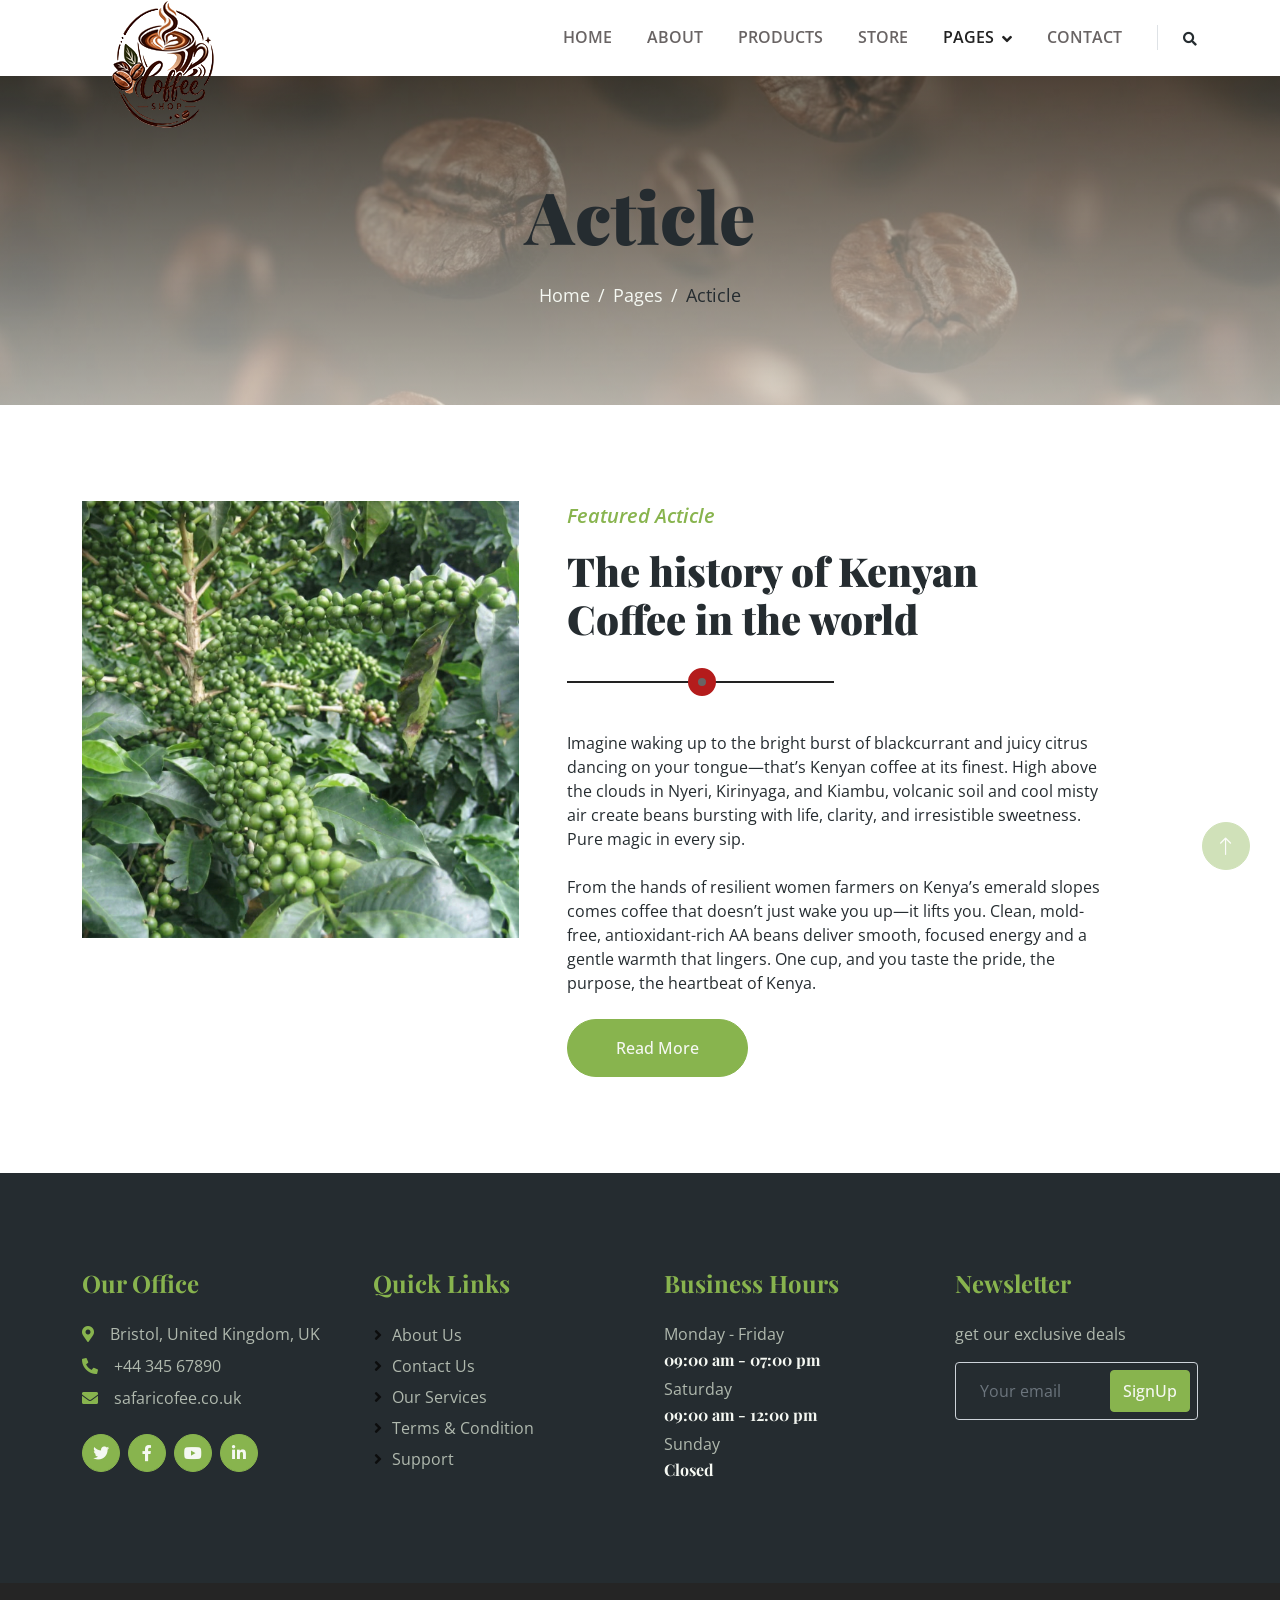
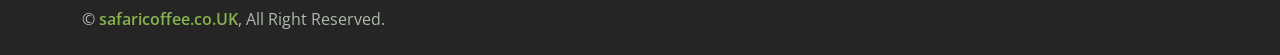
<file: blog.html>
<!DOCTYPE html>
<html lang="en">

<head>
    <meta charset="utf-8">
    <title>Safari Coffee</title>
    <meta content="width=device-width, initial-scale=1.0" name="viewport">
    <meta content="" name="keywords">
    <meta content="" name="description">

    <!-- Favicon -->
    <link href="img/favicon.ico" rel="icon">

    <!-- Google Web Fonts -->
    <link rel="preconnect" href="https://fonts.googleapis.com">
    <link rel="preconnect" href="https://fonts.gstatic.com" crossorigin>
    <link href="https://fonts.googleapis.com/css2?family=Open+Sans:wght@400;600&family=Playfair+Display:wght@700;900&display=swap" rel="stylesheet">

    <!-- Icon Font Stylesheet -->
    <link href="https://cdnjs.cloudflare.com/ajax/libs/font-awesome/5.10.0/css/all.min.css" rel="stylesheet">
    <link href="https://cdn.jsdelivr.net/npm/bootstrap-icons@1.4.1/font/bootstrap-icons.css" rel="stylesheet">

    <!-- Libraries Stylesheet -->
    <link href="lib/animate/animate.min.css" rel="stylesheet">
    <link href="lib/owlcarousel/assets/owl.carousel.min.css" rel="stylesheet">

    <!-- Customized Bootstrap Stylesheet -->
    <link href="css/bootstrap.min.css" rel="stylesheet">

    <!-- Template Stylesheet -->
    <link href="css/style.css" rel="stylesheet">
</head>

<body>
    <!-- Spinner Start -->
    <div id="spinner" class="show bg-white position-fixed translate-middle w-100 vh-100 top-50 start-50 d-flex align-items-center justify-content-center">
        <div class="spinner-border text-primary" role="status" style="width: 3rem; height: 3rem;"></div>
    </div>
    <!-- Spinner End -->

    
    <!-- Navbar Start -->
    <div class="container-fluid bg-white sticky-top">
        <div class="container">
            <nav class="navbar navbar-expand-lg bg-white navbar-light py-2 py-lg-0">
                <a href="index.html" class="navbar-brand">
                    <img class="img-fluid" src="img/logo.png" alt="Logo">
                </a>
                <button type="button" class="navbar-toggler ms-auto me-0" data-bs-toggle="collapse" data-bs-target="#navbarCollapse">
                    <span class="navbar-toggler-icon"></span>
                </button>
                <div class="collapse navbar-collapse" id="navbarCollapse">
                    <div class="navbar-nav ms-auto">
                        <a href="index.html" class="nav-item nav-link">Home</a>
                        <a href="about.html" class="nav-item nav-link">About</a>
                        <a href="product.html" class="nav-item nav-link">Products</a>
                        <a href="store.html" class="nav-item nav-link">Store</a>
                        <div class="nav-item dropdown">
                            <a href="#" class="nav-link dropdown-toggle active" data-bs-toggle="dropdown">Pages</a>
                            <div class="dropdown-menu bg-light rounded-0 m-0">
                                <a href="blog.html" class="dropdown-item active">Blog Article</a>
                                <a href="testimonial.html" class="dropdown-item">Testimonial</a>
                                </div>
                        </div>
                        <a href="contact.html" class="nav-item nav-link">Contact</a>
                    </div>
                    <div class="border-start ps-4 d-none d-lg-block">
                        <button type="button" class="btn btn-sm p-0"><i class="fa fa-search"></i></button>
                    </div>
                </div>
            </nav>
        </div>
    </div>
    <!-- Navbar End -->


    <!-- Page Header Start -->
    <div class="container-fluid page-header py-5 mb-5 wow fadeIn" data-wow-delay="0.1s">
        <div class="container text-center py-5">
            <h1 class="display-2 text-dark mb-4 animated slideInDown">Acticle</h1>
            <nav aria-label="breadcrumb animated slideInDown">
                <ol class="breadcrumb justify-content-center mb-0">
                    <li class="breadcrumb-item"><a href="#">Home</a></li>
                    <li class="breadcrumb-item"><a href="#">Pages</a></li>
                    <li class="breadcrumb-item text-dark" aria-current="page">Acticle</li>
                </ol>
            </nav>
        </div>
    </div>
    <!-- Page Header End -->


    <!-- Article Start -->
      <!-- Article Start -->
    <div class="container-xxl py-5">
        <div class="container">
            <div class="row g-5">
                <div class="col-lg-5 wow fadeIn" data-wow-delay="0.1s">
                    <img class="img-fluid" src="img/article.jpg" alt="">
                </div>
                <div class="col-lg-6 wow fadeIn" data-wow-delay="0.5s">
                    <div class="section-title">
                        <p class="fs-5 fw-medium fst-italic text-primary">Featured Acticle</p>
                        <h1 class="display-6">The history of Kenyan Coffee in the world</h1>
                    </div>
                    <p class="mb-4">Imagine waking up to the bright burst of blackcurrant and juicy citrus dancing on your tongue—that’s Kenyan coffee at its finest. High above the clouds in Nyeri, Kirinyaga, and Kiambu, volcanic soil and cool misty air create beans bursting with life, clarity, and irresistible sweetness. Pure magic in every sip.</p>
                    <p class="mb-4">From the hands of resilient women farmers on Kenya’s emerald slopes comes coffee that doesn’t just wake you up—it lifts you. Clean, mold-free, antioxidant-rich AA beans deliver smooth, focused energy and a gentle warmth that lingers. One cup, and you taste the pride, the purpose, the heartbeat of Kenya.</p>
                    <a href="" class="btn btn-primary rounded-pill py-3 px-5">Read More</a>
                </div>
            </div>
        </div>
    </div>
    <!-- Article End -->


    <!-- Footer Start -->
    <div class="container-fluid bg-dark footer mt-5 py-5 wow fadeIn" data-wow-delay="0.1s">
        <div class="container py-5">
            <div class="row g-5">
                <div class="col-lg-3 col-md-6">
                    <h4 class="text-primary mb-4">Our Office</h4>
                    <p class="mb-2"><i class="fa fa-map-marker-alt text-primary me-3"></i>Bristol, United Kingdom, UK</p>
                    <p class="mb-2"><i class="fa fa-phone-alt text-primary me-3"></i>+44 345 67890</p>
                    <p class="mb-2"><i class="fa fa-envelope text-primary me-3"></i>safaricofee.co.uk</p>
                    <div class="d-flex pt-3">
                        <a class="btn btn-square btn-primary rounded-circle me-2" href=""><i class="fab fa-twitter"></i></a>
                        <a class="btn btn-square btn-primary rounded-circle me-2" href=""><i class="fab fa-facebook-f"></i></a>
                        <a class="btn btn-square btn-primary rounded-circle me-2" href=""><i class="fab fa-youtube"></i></a>
                        <a class="btn btn-square btn-primary rounded-circle me-2" href=""><i class="fab fa-linkedin-in"></i></a>
                    </div>
                </div>
                <div class="col-lg-3 col-md-6">
                    <h4 class="text-primary mb-4">Quick Links</h4>
                    <a class="btn btn-link" href="">About Us</a>
                    <a class="btn btn-link" href="">Contact Us</a>
                    <a class="btn btn-link" href="">Our Services</a>
                    <a class="btn btn-link" href="">Terms & Condition</a>
                    <a class="btn btn-link" href="">Support</a>
                </div>
                <div class="col-lg-3 col-md-6">
                    <h4 class="text-primary mb-4">Business Hours</h4>
                    <p class="mb-1">Monday - Friday</p>
                    <h6 class="text-light">09:00 am - 07:00 pm</h6>
                    <p class="mb-1">Saturday</p>
                    <h6 class="text-light">09:00 am - 12:00 pm</h6>
                    <p class="mb-1">Sunday</p>
                    <h6 class="text-light">Closed</h6>
                </div>
                <div class="col-lg-3 col-md-6">
                    <h4 class="text-primary mb-4">Newsletter</h4>
                    <p>get our exclusive deals</p>
                    <div class="position-relative w-100">
                        <input class="form-control bg-transparent w-100 py-3 ps-4 pe-5" type="text" placeholder="Your email">
                        <button type="button" class="btn btn-primary py-2 position-absolute top-0 end-0 mt-2 me-2">SignUp</button>
                    </div>
                </div>
            </div>
        </div>
    </div>
    <!-- Footer End -->


    <!-- Copyright Start -->
    <div class="container-fluid copyright py-4">
        <div class="container">
            <div class="row">
                <div class="col-md-6 text-center text-md-start mb-3 mb-md-0">
                    &copy; <a class="fw-medium" href="#">safaricoffee.co.UK</a>, All Right Reserved.
                </div>
                </div>
        </div>
    </div>
    <!-- Copyright End -->


    <!-- Back to Top -->
    <a href="#" class="btn btn-lg btn-primary btn-lg-square rounded-circle back-to-top"><i class="bi bi-arrow-up"></i></a>


    <!-- JavaScript Libraries -->
    <script src="https://ajax.googleapis.com/ajax/libs/jquery/3.6.1/jquery.min.js"></script>
    <script src="https://cdn.jsdelivr.net/npm/bootstrap@5.0.0/dist/js/bootstrap.bundle.min.js"></script>
    <script src="lib/wow/wow.min.js"></script>
    <script src="lib/easing/easing.min.js"></script>
    <script src="lib/waypoints/waypoints.min.js"></script>
    <script src="lib/owlcarousel/owl.carousel.min.js"></script>

    <!-- Template Javascript -->
    <script src="js/main.js"></script>
</body>

</html>
</file>
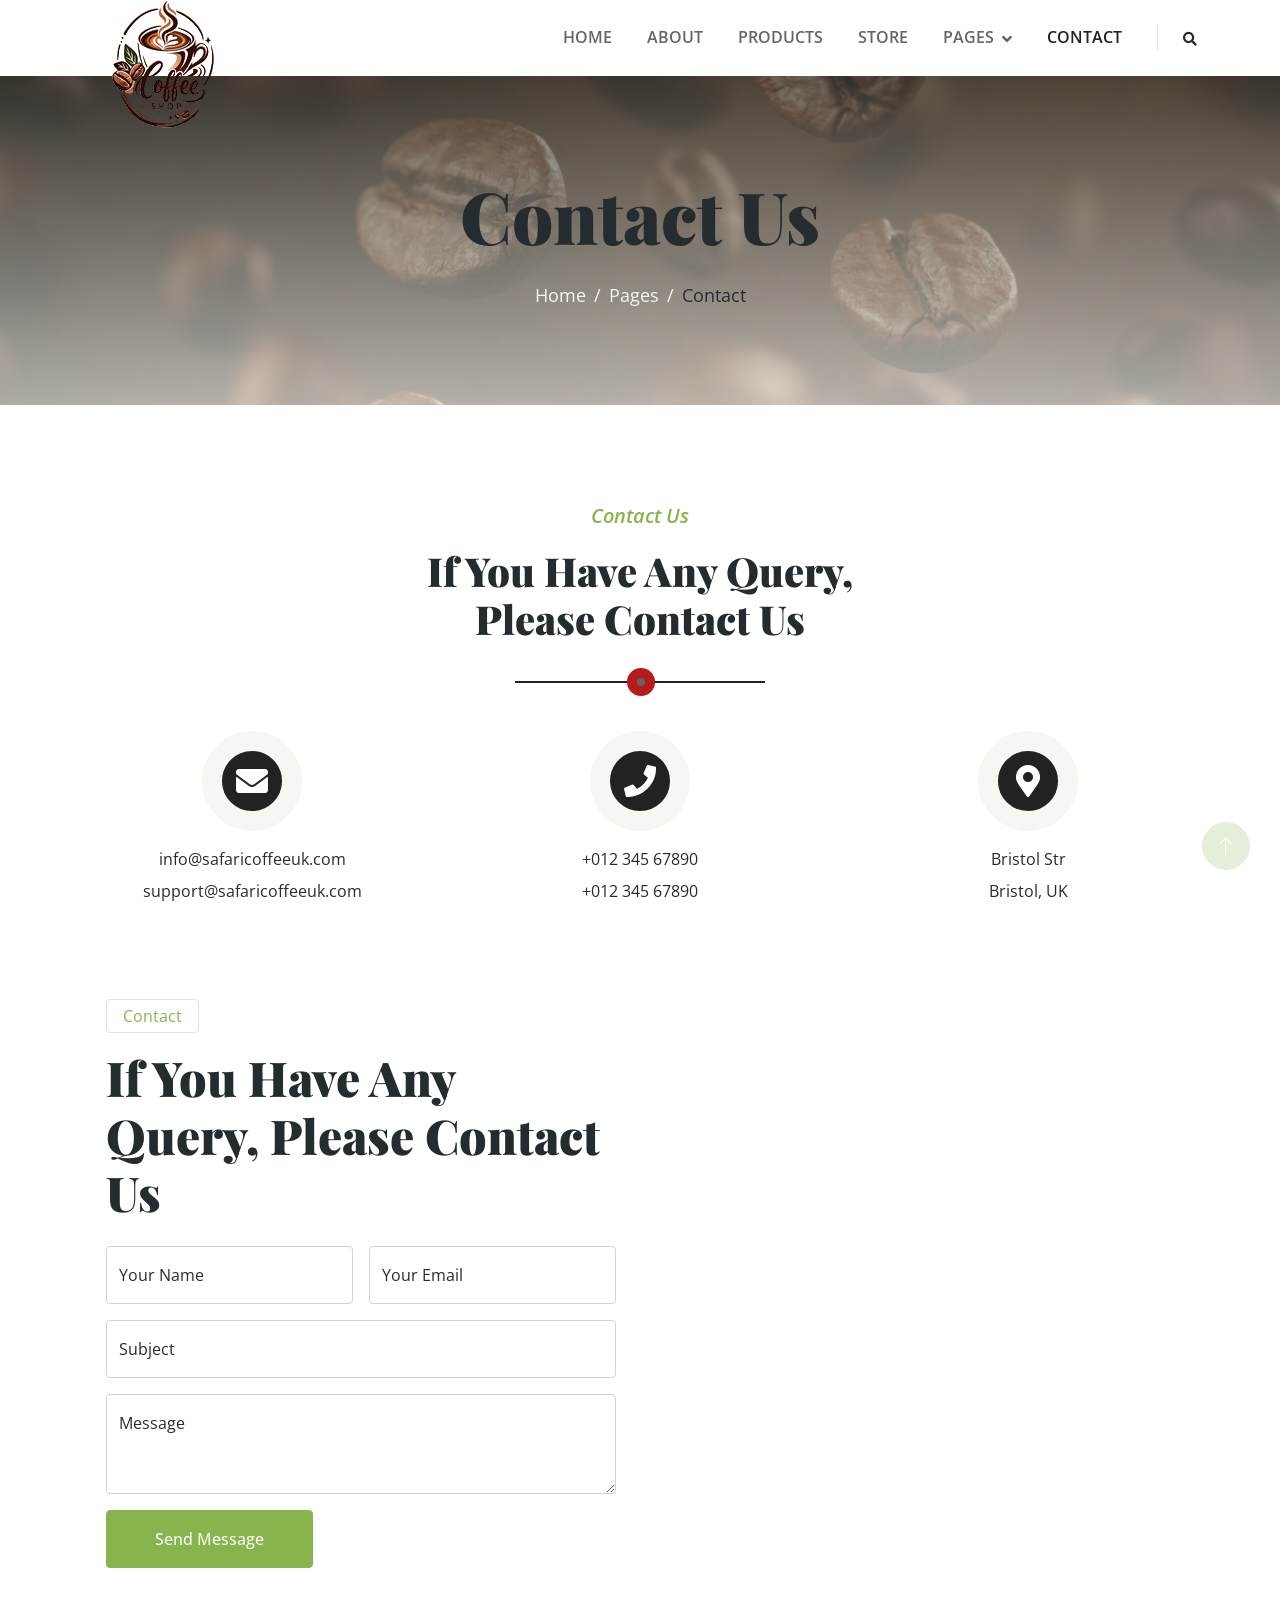
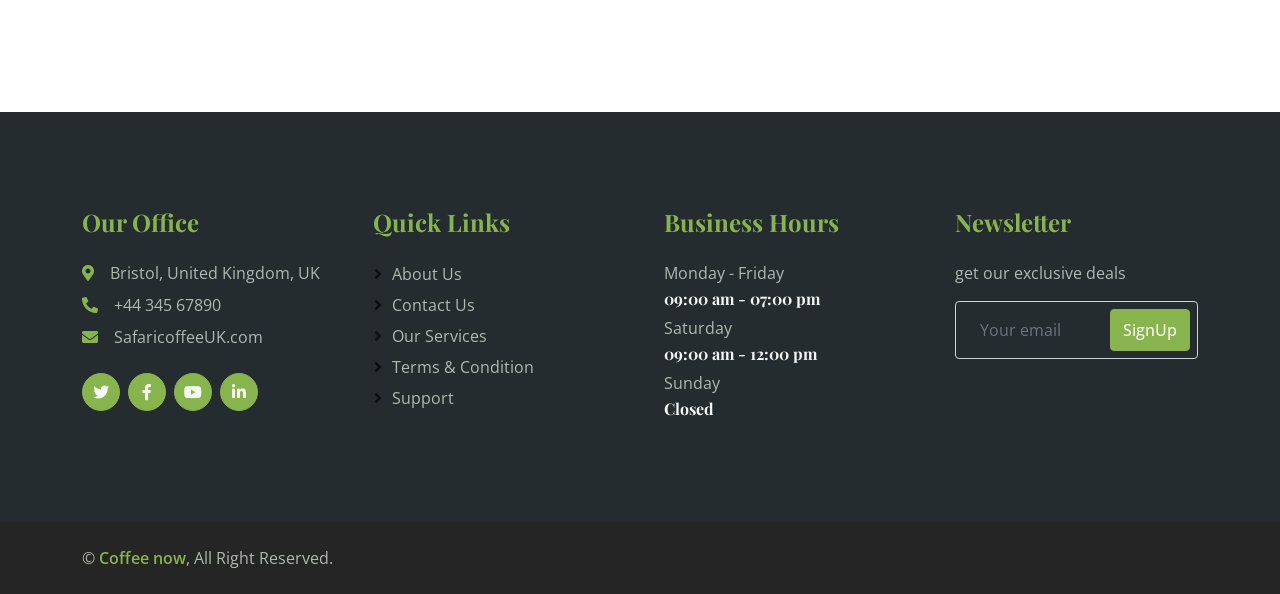
<file: contact.html>
<!DOCTYPE html>
<html lang="en">

<head>
    <meta charset="utf-8">
    <title>Safari Coffee- Coffee Shop Website Template</title>
    <meta content="width=device-width, initial-scale=1.0" name="viewport">
    <meta content="" name="keywords">
    <meta content="" name="description">

    <!-- Favicon -->
    <link href="img/favicon.ico" rel="icon">

    <!-- Google Web Fonts -->
    <link rel="preconnect" href="https://fonts.googleapis.com">
    <link rel="preconnect" href="https://fonts.gstatic.com" crossorigin>
    <link href="https://fonts.googleapis.com/css2?family=Open+Sans:wght@400;600&family=Playfair+Display:wght@700;900&display=swap" rel="stylesheet">

    <!-- Icon Font Stylesheet -->
    <link href="https://cdnjs.cloudflare.com/ajax/libs/font-awesome/5.10.0/css/all.min.css" rel="stylesheet">
    <link href="https://cdn.jsdelivr.net/npm/bootstrap-icons@1.4.1/font/bootstrap-icons.css" rel="stylesheet">

    <!-- Libraries Stylesheet -->
    <link href="lib/animate/animate.min.css" rel="stylesheet">
    <link href="lib/owlcarousel/assets/owl.carousel.min.css" rel="stylesheet">

    <!-- Customized Bootstrap Stylesheet -->
    <link href="css/bootstrap.min.css" rel="stylesheet">

    <!-- Template Stylesheet -->
    <link href="css/style.css" rel="stylesheet">
</head>

<body>
    <!-- Spinner Start -->
    <div id="spinner" class="show bg-white position-fixed translate-middle w-100 vh-100 top-50 start-50 d-flex align-items-center justify-content-center">
        <div class="spinner-border text-primary" role="status" style="width: 3rem; height: 3rem;"></div>
    </div>
    <!-- Spinner End -->

    
    <!-- Navbar Start -->
    <div class="container-fluid bg-white sticky-top">
        <div class="container">
            <nav class="navbar navbar-expand-lg bg-white navbar-light py-2 py-lg-0">
                <a href="index.html" class="navbar-brand">
                    <img class="img-fluid" src="img/logo.png" alt="Logo">
                </a>
                <button type="button" class="navbar-toggler ms-auto me-0" data-bs-toggle="collapse" data-bs-target="#navbarCollapse">
                    <span class="navbar-toggler-icon"></span>
                </button>
                <div class="collapse navbar-collapse" id="navbarCollapse">
                    <div class="navbar-nav ms-auto">
                        <a href="index.html" class="nav-item nav-link">Home</a>
                        <a href="about.html" class="nav-item nav-link">About</a>
                        <a href="product.html" class="nav-item nav-link">Products</a>
                        <a href="store.html" class="nav-item nav-link">Store</a>
                        <div class="nav-item dropdown">
                            <a href="#" class="nav-link dropdown-toggle" data-bs-toggle="dropdown">Pages</a>
                            <div class="dropdown-menu bg-light rounded-0 m-0">
                                <a href="blog.html" class="dropdown-item">Blog Article</a>
                                <a href="testimonial.html" class="dropdown-item">Testimonial</a>
                            </div>
                        </div>
                        <a href="contact.html" class="nav-item nav-link active">Contact</a>
                    </div>
                    <div class="border-start ps-4 d-none d-lg-block">
                        <button type="button" class="btn btn-sm p-0"><i class="fa fa-search"></i></button>
                    </div>
                </div>
            </nav>
        </div>
    </div>
    <!-- Navbar End -->


    <!-- Page Header Start -->
    <div class="container-fluid page-header py-5 mb-5 wow fadeIn" data-wow-delay="0.1s">
        <div class="container text-center py-5">
            <h1 class="display-2 text-dark mb-4 animated slideInDown">Contact Us</h1>
            <nav aria-label="breadcrumb animated slideInDown">
                <ol class="breadcrumb justify-content-center mb-0">
                    <li class="breadcrumb-item"><a href="#">Home</a></li>
                    <li class="breadcrumb-item"><a href="#">Pages</a></li>
                    <li class="breadcrumb-item text-dark" aria-current="page">Contact</li>
                </ol>
            </nav>
        </div>
    </div>
    <!-- Page Header End -->


    <!-- Contact Start -->
    <div class="container-xxl contact py-5">
        <div class="container">
            <div class="section-title text-center mx-auto wow fadeInUp" data-wow-delay="0.1s" style="max-width: 500px;">
                <p class="fs-5 fw-medium fst-italic text-primary">Contact Us</p>
                <h1 class="display-6">If You Have Any Query, Please Contact Us</h1>
            </div>
            <div class="row g-5 mb-5">
                <div class="col-md-4 text-center wow fadeInUp" data-wow-delay="0.3s">
                    <div class="btn-square mx-auto mb-3">
                        <i class="fa fa-envelope fa-2x text-white"></i>
                    </div>
                    <p class="mb-2">info@safaricoffeeuk.com</p>
                    <p class="mb-0">support@safaricoffeeuk.com</p>
                </div>
                <div class="col-md-4 text-center wow fadeInUp" data-wow-delay="0.4s">
                    <div class="btn-square mx-auto mb-3">
                        <i class="fa fa-phone fa-2x text-white"></i>
                    </div>
                    <p class="mb-2">+012 345 67890</p>
                    <p class="mb-0">+012 345 67890</p>
                </div>
                <div class="col-md-4 text-center wow fadeInUp" data-wow-delay="0.5s">
                    <div class="btn-square mx-auto mb-3">
                        <i class="fa fa-map-marker-alt fa-2x text-white"></i>
                    </div>
                    <p class="mb-2">Bristol Str</p>
                    <p class="mb-0">Bristol, UK</p>
                </div>
            </div>
                <div class="container-xxl py-5">
        <div class="container">
            <div class="row g-5">
                <div class="col-lg-6 wow fadeIn" data-wow-delay="0.1s">
                    <p class="d-inline-block border rounded text-primary fw-semi-bold py-1 px-3">Contact</p>
                    <h1 class="display-5 mb-4">If You Have Any Query, Please Contact Us</h1>

                    <form id="contactForm">
                        <!-- IMPORTANT: Replace with YOUR OWN access_key from https://web3forms.com -->
                        <input type="hidden" name="access_key" value="xxxxxxxxxxxxxxxxxx">
                        <!-- Honeypot field for basic spam protection -->
                        <input type="checkbox" name="botcheck" id="botcheck" style="display: none;" aria-hidden="true">

                        <div class="row g-3">
                            <div class="col-md-6">
                                <div class="form-floating">
                                    <input type="text" class="form-control" id="name" name="name" placeholder="Your Name" required>
                                    <label for="name">Your Name</label>
                                </div>
                            </div>
                            <div class="col-md-6">
                                <div class="form-floating">
                                    <input type="email" class="form-control" id="email" name="email" placeholder="Your Email" required>
                                    <label for="email">Your Email</label>
                                </div>
                            </div>
                            <div class="col-12">
                                <div class="form-floating">
                                    <input type="text" class="form-control" id="subject" name="subject" placeholder="Subject" required>
                                    <label for="subject">Subject</label>
                                </div>
                            </div>
                            <div class="col-12">
                                <div class="form-floating">
                                    <textarea class="form-control" name="message" id="message" placeholder="Leave a message here" required style="height: 100px"></textarea>
                                    <label for="message">Message</label>
                                </div>
                            </div>
                            <div class="col-12">
                                <button class="btn btn-primary py-3 px-5" type="submit" id="submitBtn">Send Message</button>
                            </div>
                        </div>
                    </form>
                </div>
                <div class="col-lg-6 wow fadeInUp" data-wow-delay="0.5s">
                    <div class="h-100">
                        <iframe class="w-100 rounded"
                        src="https://www.google.com/maps/place/Waterside+-+Bristol+Student+Accommodation/@51.4683734,-2.7555234,11z/data=!4m15!1m8!3m7!1s0x4871836681b3d861:0x8ee4b22e4b9ad71f!2sBristol,+UK!3b1!8m2!3d51.454513!4d-2.58791!16zL20vMDk1bDA!3m5!1s0x48718f718d85e625:0x38841db1c7e603f!8m2!3d51.4505528!4d-2.5775717!16s%2Fg%2F11yqqcpg2j?entry=ttu&g_ep=EgoyMDI2MDMwOC4wIKXMDSoASAFQAw%3D%3D"
                        frameborder="0" style="height: 100%; min-height: 300px; border:0;" allowfullscreen="" aria-hidden="false"
                        tabindex="0"></iframe>
                    </div>
                </div>
            </div>
        </div>
    </div></div></div>
    <!-- Contact End -->


   <!-- Footer Start -->
    <div class="container-fluid bg-dark footer mt-5 py-5 wow fadeIn" data-wow-delay="0.1s">
        <div class="container py-5">
            <div class="row g-5">
                <div class="col-lg-3 col-md-6">
                    <h4 class="text-primary mb-4">Our Office</h4>
                    <p class="mb-2"><i class="fa fa-map-marker-alt text-primary me-3"></i>Bristol, United Kingdom, UK</p>
                    <p class="mb-2"><i class="fa fa-phone-alt text-primary me-3"></i>+44 345 67890</p>
                    <p class="mb-2"><i class="fa fa-envelope text-primary me-3"></i>SafaricoffeeUK.com</p>
                    <div class="d-flex pt-3">
                        <a class="btn btn-square btn-primary rounded-circle me-2" href=""><i class="fab fa-twitter"></i></a>
                        <a class="btn btn-square btn-primary rounded-circle me-2" href=""><i class="fab fa-facebook-f"></i></a>
                        <a class="btn btn-square btn-primary rounded-circle me-2" href=""><i class="fab fa-youtube"></i></a>
                        <a class="btn btn-square btn-primary rounded-circle me-2" href=""><i class="fab fa-linkedin-in"></i></a>
                    </div>
                </div>
                <div class="col-lg-3 col-md-6">
                    <h4 class="text-primary mb-4">Quick Links</h4>
                    <a class="btn btn-link" href="">About Us</a>
                    <a class="btn btn-link" href="">Contact Us</a>
                    <a class="btn btn-link" href="">Our Services</a>
                    <a class="btn btn-link" href="">Terms & Condition</a>
                    <a class="btn btn-link" href="">Support</a>
                </div>
                <div class="col-lg-3 col-md-6">
                    <h4 class="text-primary mb-4">Business Hours</h4>
                    <p class="mb-1">Monday - Friday</p>
                    <h6 class="text-light">09:00 am - 07:00 pm</h6>
                    <p class="mb-1">Saturday</p>
                    <h6 class="text-light">09:00 am - 12:00 pm</h6>
                    <p class="mb-1">Sunday</p>
                    <h6 class="text-light">Closed</h6>
                </div>
                <div class="col-lg-3 col-md-6">
                    <h4 class="text-primary mb-4">Newsletter</h4>
                    <p>get our exclusive deals</p>
                    <div class="position-relative w-100">
                        <input class="form-control bg-transparent w-100 py-3 ps-4 pe-5" type="text" placeholder="Your email">
                        <button type="button" class="btn btn-primary py-2 position-absolute top-0 end-0 mt-2 me-2">SignUp</button>
                    </div>
                </div>
            </div>
        </div>
    </div>
    <!-- Footer End -->


    <!-- Copyright Start -->
    <div class="container-fluid copyright py-4">
        <div class="container">
            <div class="row">
                <div class="col-md-6 text-center text-md-start mb-3 mb-md-0">
                    &copy; <a class="fw-medium" href="#">Coffee now</a>, All Right Reserved.
                </div>
                </div>
        </div>
    </div>
    <!-- Copyright End -->


    <!-- Back to Top -->
    <a href="#" class="btn btn-lg btn-primary btn-lg-square rounded-circle back-to-top"><i class="bi bi-arrow-up"></i></a>


    <!-- JavaScript Libraries -->
    <script src="https://ajax.googleapis.com/ajax/libs/jquery/3.6.1/jquery.min.js"></script>
    <script src="https://cdn.jsdelivr.net/npm/bootstrap@5.0.0/dist/js/bootstrap.bundle.min.js"></script>
    <script src="lib/wow/wow.min.js"></script>
    <script src="lib/easing/easing.min.js"></script>
    <script src="lib/waypoints/waypoints.min.js"></script>
    <script src="lib/owlcarousel/owl.carousel.min.js"></script>

    <!-- Template Javascript -->
    <script src="js/main.js"></script>
</body>

</html>
</file>
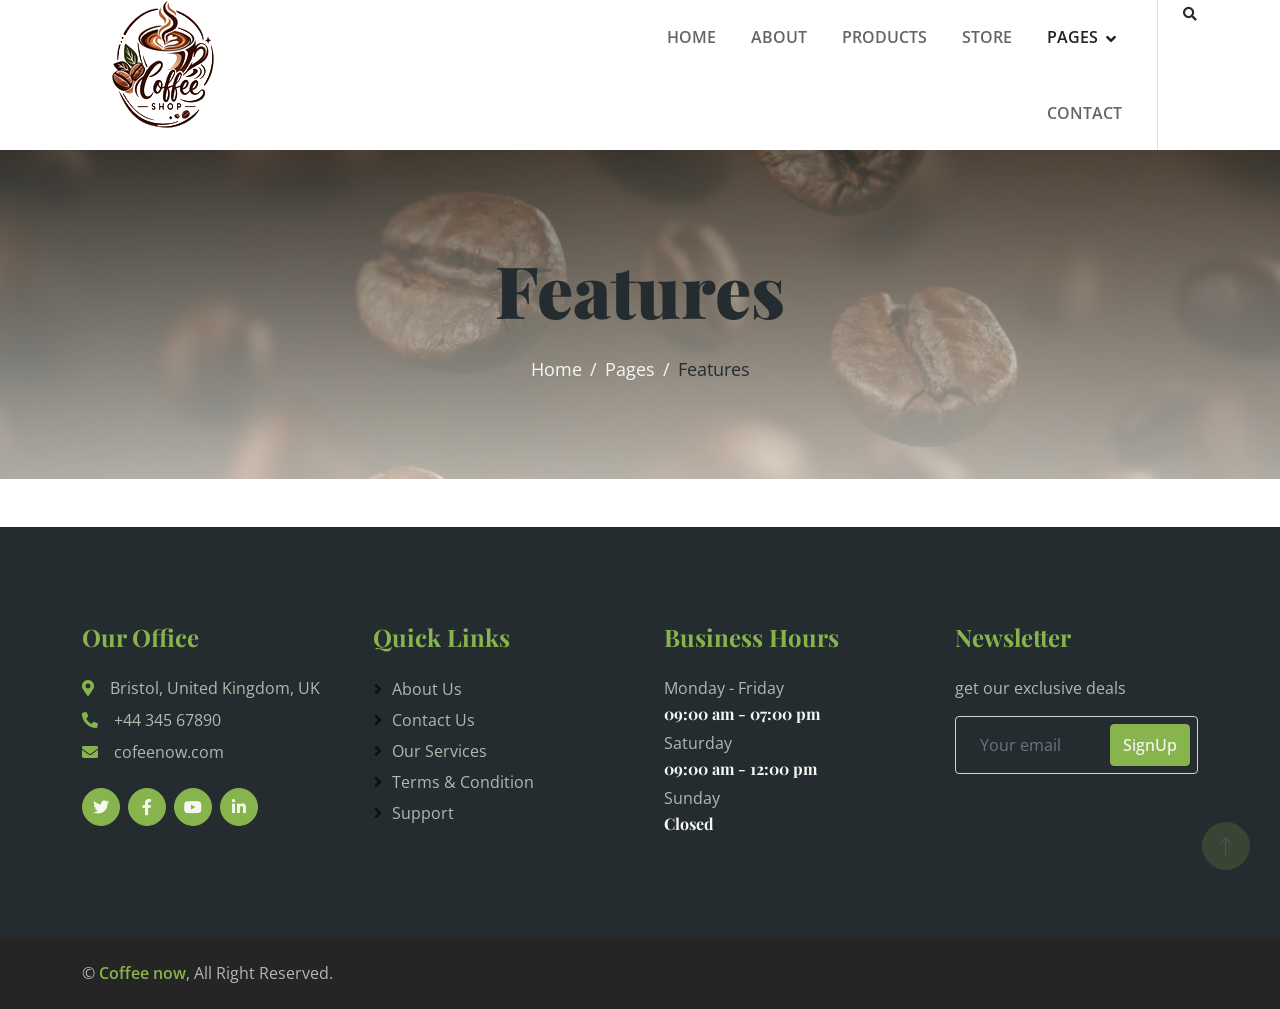
<file: feature.html>
<!DOCTYPE html>
<html lang="en">

<head>
    <meta charset="utf-8">
    <title>Safari Coffee- Coffee Shop Website</title>
    <meta content="width=device-width, initial-scale=1.0" name="viewport">
    <meta content="" name="keywords">
    <meta content="" name="description">

    <!-- Favicon -->
    <link href="img/favicon.ico" rel="icon">

    <!-- Google Web Fonts -->
    <link rel="preconnect" href="https://fonts.googleapis.com">
    <link rel="preconnect" href="https://fonts.gstatic.com" crossorigin>
    <link href="https://fonts.googleapis.com/css2?family=Open+Sans:wght@400;600&family=Playfair+Display:wght@700;900&display=swap" rel="stylesheet">

    <!-- Icon Font Stylesheet -->
    <link href="https://cdnjs.cloudflare.com/ajax/libs/font-awesome/5.10.0/css/all.min.css" rel="stylesheet">
    <link href="https://cdn.jsdelivr.net/npm/bootstrap-icons@1.4.1/font/bootstrap-icons.css" rel="stylesheet">

    <!-- Libraries Stylesheet -->
    <link href="lib/animate/animate.min.css" rel="stylesheet">
    <link href="lib/owlcarousel/assets/owl.carousel.min.css" rel="stylesheet">

    <!-- Customized Bootstrap Stylesheet -->
    <link href="css/bootstrap.min.css" rel="stylesheet">

    <!-- Template Stylesheet -->
    <link href="css/style.css" rel="stylesheet">
</head>

<body>
    <!-- Spinner Start -->
    <div id="spinner" class="show bg-white position-fixed translate-middle w-100 vh-100 top-50 start-50 d-flex align-items-center justify-content-center">
        <div class="spinner-border text-primary" role="status" style="width: 3rem; height: 3rem;"></div>
    </div>
    <!-- Spinner End -->

    
    <!-- Navbar Start -->
    <div class="container-fluid bg-white sticky-top">
        <div class="container">
            <nav class="navbar navbar-expand-lg bg-white navbar-light py-2 py-lg-0">
                <a href="index.html" class="navbar-brand">
                    <img class="img-fluid" src="img/logo.png" alt="Logo">
                </a>
                <button type="button" class="navbar-toggler ms-auto me-0" data-bs-toggle="collapse" data-bs-target="#navbarCollapse">
                    <span class="navbar-toggler-icon"></span>
                </button>
                <div class="collapse navbar-collapse" id="navbarCollapse">
                    <div class="navbar-nav ms-auto">
                        <a href="index.html" class="nav-item nav-link">Home</a>
                        <a href="about.html" class="nav-item nav-link">About</a>
                        <a href="product.html" class="nav-item nav-link">Products</a>
                        <a href="store.html" class="nav-item nav-link">Store</a>
                        <div class="nav-item dropdown">
                            <a href="#" class="nav-link dropdown-toggle active" data-bs-toggle="dropdown">Pages</a>
                            <div class="dropdown-menu bg-light rounded-0 m-0">
                                <a href="feature.html" class="dropdown-item active">Features</a>
                                <a href="blog.html" class="dropdown-item">Blog Article</a>
                                <a href="testimonial.html" class="dropdown-item">Testimonial</a>
                               </div>
                        <a href="contact.html" class="nav-item nav-link">Contact</a>
                    </div>
                    <div class="border-start ps-4 d-none d-lg-block">
                        <button type="button" class="btn btn-sm p-0"><i class="fa fa-search"></i></button>
                    </div>
                </div>
            </nav>
        </div>
    </div>
    <!-- Navbar End -->


    <!-- Page Header Start -->
    <div class="container-fluid page-header py-5 mb-5 wow fadeIn" data-wow-delay="0.1s">
        <div class="container text-center py-5">
            <h1 class="display-2 text-dark mb-4 animated slideInDown">Features</h1>
            <nav aria-label="breadcrumb animated slideInDown">
                <ol class="breadcrumb justify-content-center mb-0">
                    <li class="breadcrumb-item"><a href="#">Home</a></li>
                    <li class="breadcrumb-item"><a href="#">Pages</a></li>
                    <li class="breadcrumb-item text-dark" aria-current="page">Features</li>
                </ol>
            </nav>
        </div>
    </div>
    <!-- Page Header End -->


   

   <!-- Footer Start -->
    <div class="container-fluid bg-dark footer mt-5 py-5 wow fadeIn" data-wow-delay="0.1s">
        <div class="container py-5">
            <div class="row g-5">
                <div class="col-lg-3 col-md-6">
                    <h4 class="text-primary mb-4">Our Office</h4>
                    <p class="mb-2"><i class="fa fa-map-marker-alt text-primary me-3"></i>Bristol, United Kingdom, UK</p>
                    <p class="mb-2"><i class="fa fa-phone-alt text-primary me-3"></i>+44 345 67890</p>
                    <p class="mb-2"><i class="fa fa-envelope text-primary me-3"></i>cofeenow.com</p>
                    <div class="d-flex pt-3">
                        <a class="btn btn-square btn-primary rounded-circle me-2" href=""><i class="fab fa-twitter"></i></a>
                        <a class="btn btn-square btn-primary rounded-circle me-2" href=""><i class="fab fa-facebook-f"></i></a>
                        <a class="btn btn-square btn-primary rounded-circle me-2" href=""><i class="fab fa-youtube"></i></a>
                        <a class="btn btn-square btn-primary rounded-circle me-2" href=""><i class="fab fa-linkedin-in"></i></a>
                    </div>
                </div>
                <div class="col-lg-3 col-md-6">
                    <h4 class="text-primary mb-4">Quick Links</h4>
                    <a class="btn btn-link" href="">About Us</a>
                    <a class="btn btn-link" href="">Contact Us</a>
                    <a class="btn btn-link" href="">Our Services</a>
                    <a class="btn btn-link" href="">Terms & Condition</a>
                    <a class="btn btn-link" href="">Support</a>
                </div>
                <div class="col-lg-3 col-md-6">
                    <h4 class="text-primary mb-4">Business Hours</h4>
                    <p class="mb-1">Monday - Friday</p>
                    <h6 class="text-light">09:00 am - 07:00 pm</h6>
                    <p class="mb-1">Saturday</p>
                    <h6 class="text-light">09:00 am - 12:00 pm</h6>
                    <p class="mb-1">Sunday</p>
                    <h6 class="text-light">Closed</h6>
                </div>
                <div class="col-lg-3 col-md-6">
                    <h4 class="text-primary mb-4">Newsletter</h4>
                    <p>get our exclusive deals</p>
                    <div class="position-relative w-100">
                        <input class="form-control bg-transparent w-100 py-3 ps-4 pe-5" type="text" placeholder="Your email">
                        <button type="button" class="btn btn-primary py-2 position-absolute top-0 end-0 mt-2 me-2">SignUp</button>
                    </div>
                </div>
            </div>
        </div>
    </div>
    <!-- Footer End -->


    <!-- Copyright Start -->
    <div class="container-fluid copyright py-4">
        <div class="container">
            <div class="row">
                <div class="col-md-6 text-center text-md-start mb-3 mb-md-0">
                    &copy; <a class="fw-medium" href="#">Coffee now</a>, All Right Reserved.
                </div>
                </div>
        </div>
    </div>
    <!-- Copyright End -->


    <!-- Back to Top -->
    <a href="#" class="btn btn-lg btn-primary btn-lg-square rounded-circle back-to-top"><i class="bi bi-arrow-up"></i></a>


    <!-- JavaScript Libraries -->
    <script src="https://ajax.googleapis.com/ajax/libs/jquery/3.6.1/jquery.min.js"></script>
    <script src="https://cdn.jsdelivr.net/npm/bootstrap@5.0.0/dist/js/bootstrap.bundle.min.js"></script>
    <script src="lib/wow/wow.min.js"></script>
    <script src="lib/easing/easing.min.js"></script>
    <script src="lib/waypoints/waypoints.min.js"></script>
    <script src="lib/owlcarousel/owl.carousel.min.js"></script>

    <!-- Template Javascript -->
    <script src="js/main.js"></script>
</body>

</html>
</file>
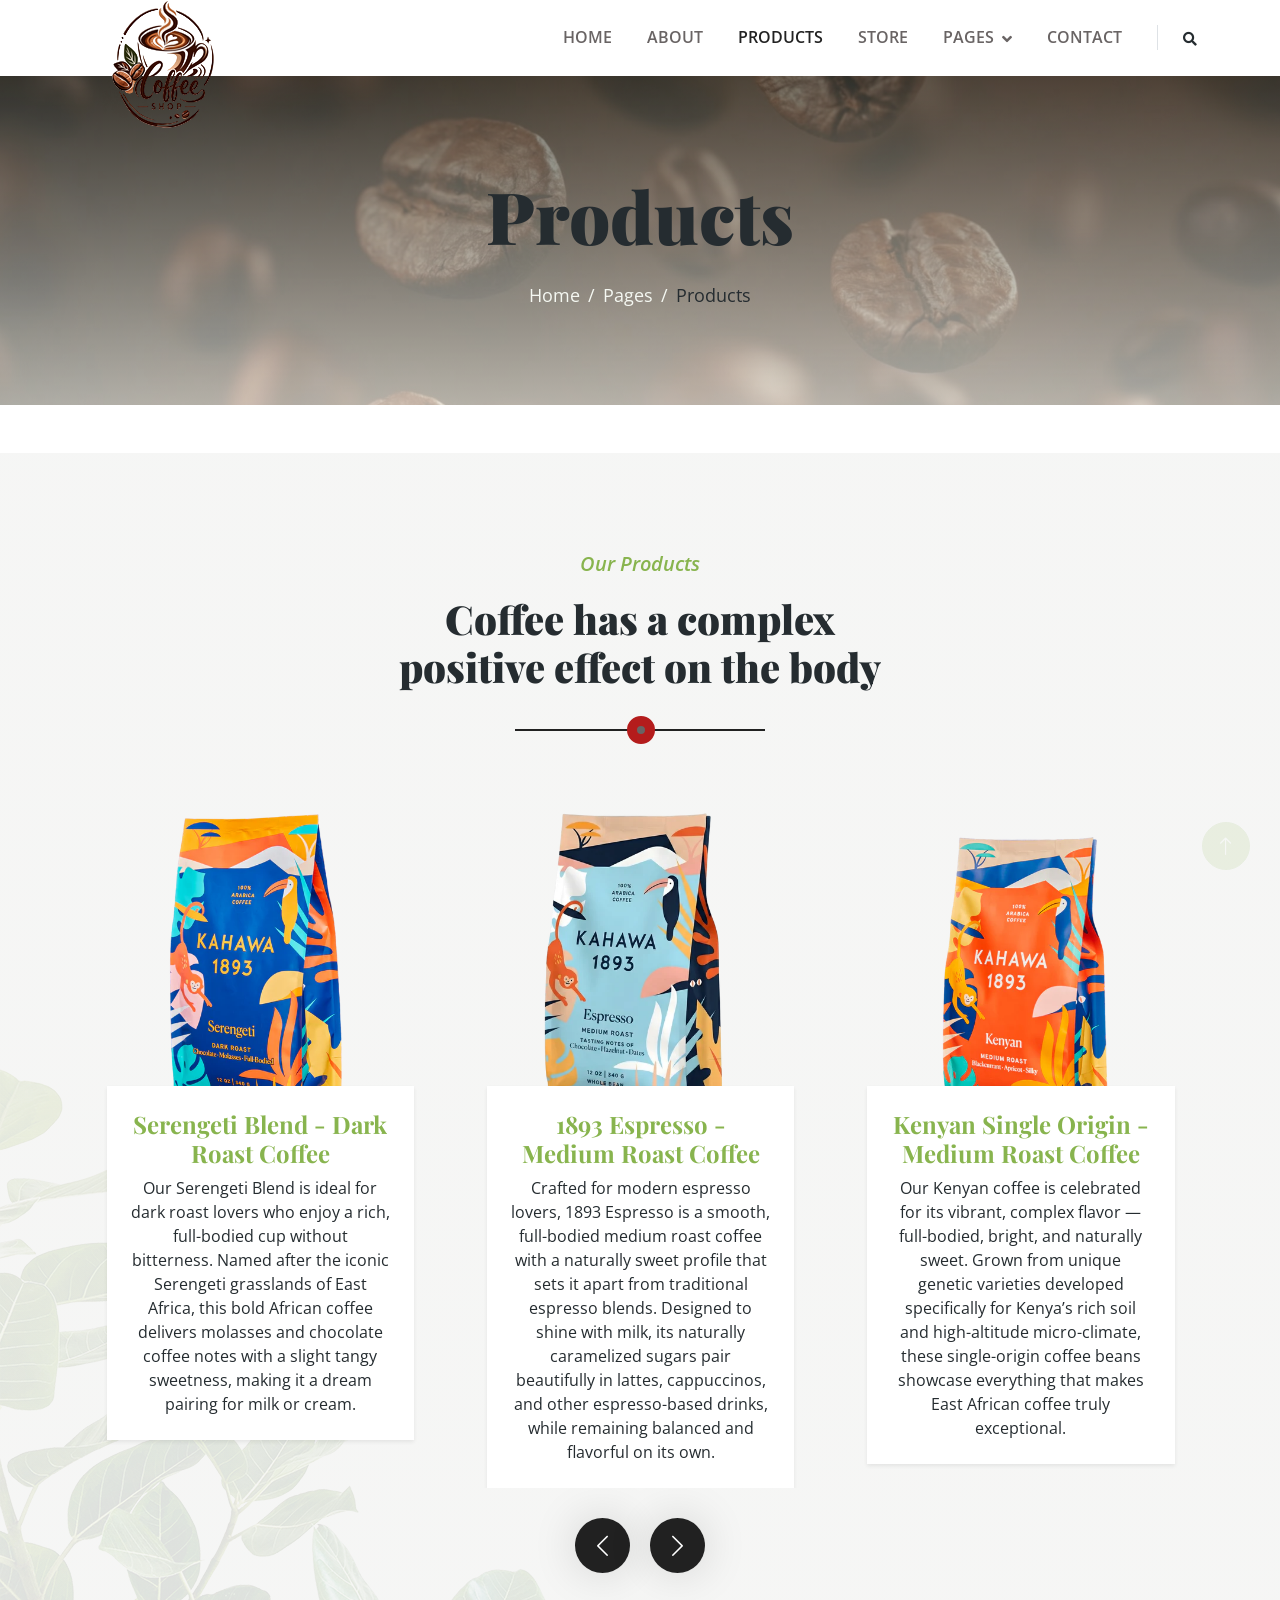
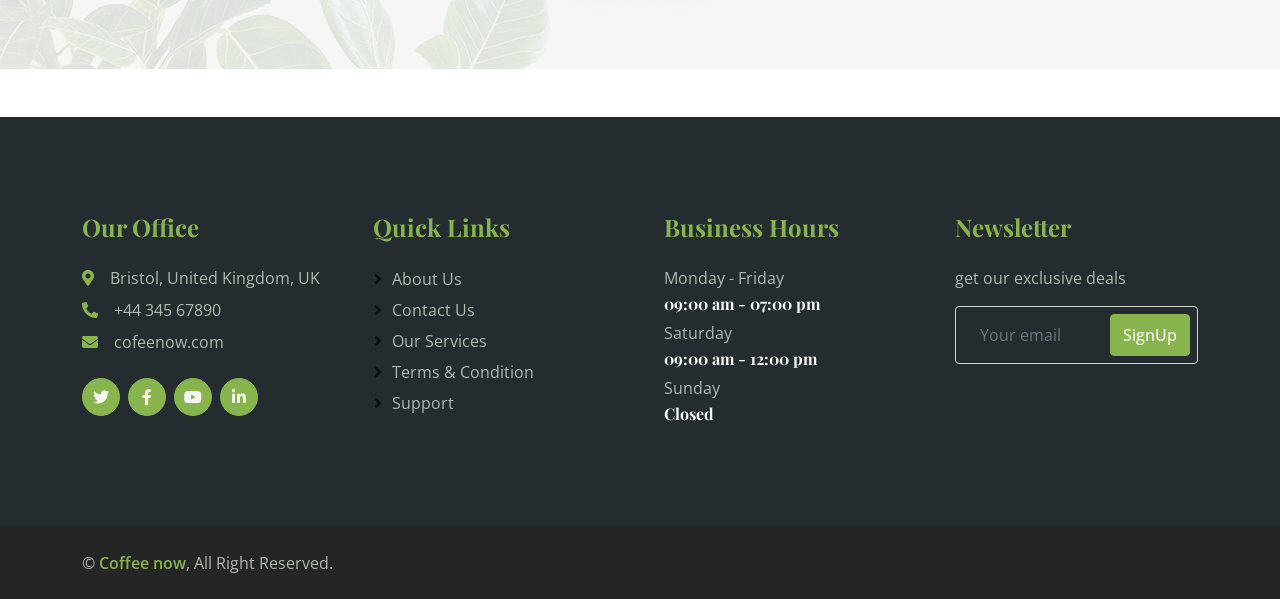
<file: product.html>
<!DOCTYPE html>
<html lang="en">

<head>
    <meta charset="utf-8">
    <title>Safari Coffee</title>
    <meta content="width=device-width, initial-scale=1.0" name="viewport">
    <meta content="" name="keywords">
    <meta content="" name="description">

    <!-- Favicon -->
    <link href="img/favicon.ico" rel="icon">

    <!-- Google Web Fonts -->
    <link rel="preconnect" href="https://fonts.googleapis.com">
    <link rel="preconnect" href="https://fonts.gstatic.com" crossorigin>
    <link href="https://fonts.googleapis.com/css2?family=Open+Sans:wght@400;600&family=Playfair+Display:wght@700;900&display=swap" rel="stylesheet">

    <!-- Icon Font Stylesheet -->
    <link href="https://cdnjs.cloudflare.com/ajax/libs/font-awesome/5.10.0/css/all.min.css" rel="stylesheet">
    <link href="https://cdn.jsdelivr.net/npm/bootstrap-icons@1.4.1/font/bootstrap-icons.css" rel="stylesheet">

    <!-- Libraries Stylesheet -->
    <link href="lib/animate/animate.min.css" rel="stylesheet">
    <link href="lib/owlcarousel/assets/owl.carousel.min.css" rel="stylesheet">

    <!-- Customized Bootstrap Stylesheet -->
    <link href="css/bootstrap.min.css" rel="stylesheet">

    <!-- Template Stylesheet -->
    <link href="css/style.css" rel="stylesheet">
</head>

<body>
    <!-- Spinner Start -->
    <div id="spinner" class="show bg-white position-fixed translate-middle w-100 vh-100 top-50 start-50 d-flex align-items-center justify-content-center">
        <div class="spinner-border text-primary" role="status" style="width: 3rem; height: 3rem;"></div>
    </div>
    <!-- Spinner End -->

    
    <!-- Navbar Start -->
    <div class="container-fluid bg-white sticky-top">
        <div class="container">
            <nav class="navbar navbar-expand-lg bg-white navbar-light py-2 py-lg-0">
                <a href="index.html" class="navbar-brand">
                    <img class="img-fluid" src="img/logo.png" alt="Logo">
                </a>
                <button type="button" class="navbar-toggler ms-auto me-0" data-bs-toggle="collapse" data-bs-target="#navbarCollapse">
                    <span class="navbar-toggler-icon"></span>
                </button>
                <div class="collapse navbar-collapse" id="navbarCollapse">
                    <div class="navbar-nav ms-auto">
                        <a href="index.html" class="nav-item nav-link">Home</a>
                        <a href="about.html" class="nav-item nav-link">About</a>
                        <a href="product.html" class="nav-item nav-link active">Products</a>
                        <a href="store.html" class="nav-item nav-link">Store</a>
                        <div class="nav-item dropdown">
                            <a href="#" class="nav-link dropdown-toggle" data-bs-toggle="dropdown">Pages</a>
                            <div class="dropdown-menu bg-light rounded-0 m-0">
                            <a href="blog.html" class="dropdown-item">Blog Article</a>
                            <a href="testimonial.html" class="dropdown-item">Testimonial</a>
                                </div>
                        </div>
                        <a href="contact.html" class="nav-item nav-link">Contact</a>
                    </div>
                    <div class="border-start ps-4 d-none d-lg-block">
                        <button type="button" class="btn btn-sm p-0"><i class="fa fa-search"></i></button>
                    </div>
                </div>
            </nav>
        </div>
    </div>
    <!-- Navbar End -->


    <!-- Page Header Start -->
    <div class="container-fluid page-header py-5 wow fadeIn" data-wow-delay="0.1s">
        <div class="container text-center py-5">
            <h1 class="display-2 text-dark mb-4 animated slideInDown">Products</h1>
            <nav aria-label="breadcrumb animated slideInDown">
                <ol class="breadcrumb justify-content-center mb-0">
                    <li class="breadcrumb-item"><a href="#">Home</a></li>
                    <li class="breadcrumb-item"><a href="#">Pages</a></li>
                    <li class="breadcrumb-item text-dark" aria-current="page">Products</li>
                </ol>
            </nav>
        </div>
    </div>
    <!-- Page Header End -->


    <!-- Products Start -->
    <div class="container-fluid product py-5 my-5">
        <div class="container py-5">
            <div class="section-title text-center mx-auto wow fadeInUp" data-wow-delay="0.1s" style="max-width: 500px;">
                <p class="fs-5 fw-medium fst-italic text-primary">Our Products</p>
                <h1 class="display-6">Coffee has a complex positive effect on the body</h1>
            </div>
            <div class="owl-carousel product-carousel wow fadeInUp" data-wow-delay="0.5s">
                <a href="" class="d-block product-item rounded">
                    <img src="img/1893 Espresso - Medium Roast Coffee.png" alt="">
                    <div class="bg-white shadow-sm text-center p-4 position-relative mt-n5 mx-4">
                        <h4 class="text-primary">1893 Espresso - Medium Roast Coffee</h4>
                        <span class="text-body">Crafted for modern espresso lovers, 1893 Espresso is a smooth, full-bodied medium roast coffee with a naturally sweet profile that sets it apart from traditional espresso blends. Designed to shine with milk, its naturally caramelized sugars pair beautifully in lattes, cappuccinos, and other espresso-based drinks, while remaining balanced and flavorful on its own.</span>
                    </div>
                </a>
                <a href="" class="d-block product-item rounded">
                    <img src="img/Kenyan Single Origin - Medium Roast Coffee.png" alt="">
                    <div class="bg-white shadow-sm text-center p-4 position-relative mt-n5 mx-4">
                        <h4 class="text-primary">Kenyan Single Origin - Medium Roast Coffee</h4>
                        <span class="text-body">Our Kenyan coffee is celebrated for its vibrant, complex flavor — full-bodied, bright, and naturally sweet. Grown from unique genetic varieties developed specifically for Kenya’s rich soil and high-altitude micro-climate, these single-origin coffee beans showcase everything that makes East African coffee truly exceptional.</span>
                    </div>
                </a>
                <a href="" class="d-block product-item rounded">
                    <img src="img/Safari Blend - Medium Roast Coffee.png" alt="">
                    <div class="bg-white shadow-sm text-center p-4 position-relative mt-n5 mx-4">
                        <h4 class="text-primary">Safari Blend - Medium Roast Coffee</h4>
                        <span class="text-body">Our best-selling Safari blend is a bright, naturally sweet medium roast coffee crafted from high-quality, antioxidant-rich African coffee beans. Smooth and balanced, it shines on its own or with milk, offering subtle milk chocolate and caramel coffee notes.</span>
                    </div>
                </a>
                <a href="" class="d-block product-item rounded">
                    <img src="img/Serengeti Blend - Dark Roast Coffee.png" alt="">
                    <div class="bg-white shadow-sm text-center p-4 position-relative mt-n5 mx-4">
                        <h4 class="text-primary">Serengeti Blend - Dark Roast Coffee</h4>
                        <span class="text-body">Our Serengeti Blend is ideal for dark roast lovers who enjoy a rich, full-bodied cup without bitterness. Named after the iconic Serengeti grasslands of East Africa, this bold African coffee delivers molasses and chocolate coffee notes with a slight tangy sweetness, making it a dream pairing for milk or cream.</span>
                    </div>
                </a>
            </div>
        </div>
    </div>
    <!-- Products End -->


    <!-- Footer Start -->
    <div class="container-fluid bg-dark footer mt-5 py-5 wow fadeIn" data-wow-delay="0.1s">
        <div class="container py-5">
            <div class="row g-5">
                <div class="col-lg-3 col-md-6">
                    <h4 class="text-primary mb-4">Our Office</h4>
                    <p class="mb-2"><i class="fa fa-map-marker-alt text-primary me-3"></i>Bristol, United Kingdom, UK</p>
                    <p class="mb-2"><i class="fa fa-phone-alt text-primary me-3"></i>+44 345 67890</p>
                    <p class="mb-2"><i class="fa fa-envelope text-primary me-3"></i>cofeenow.com</p>
                    <div class="d-flex pt-3">
                        <a class="btn btn-square btn-primary rounded-circle me-2" href=""><i class="fab fa-twitter"></i></a>
                        <a class="btn btn-square btn-primary rounded-circle me-2" href=""><i class="fab fa-facebook-f"></i></a>
                        <a class="btn btn-square btn-primary rounded-circle me-2" href=""><i class="fab fa-youtube"></i></a>
                        <a class="btn btn-square btn-primary rounded-circle me-2" href=""><i class="fab fa-linkedin-in"></i></a>
                    </div>
                </div>
                <div class="col-lg-3 col-md-6">
                    <h4 class="text-primary mb-4">Quick Links</h4>
                    <a class="btn btn-link" href="">About Us</a>
                    <a class="btn btn-link" href="">Contact Us</a>
                    <a class="btn btn-link" href="">Our Services</a>
                    <a class="btn btn-link" href="">Terms & Condition</a>
                    <a class="btn btn-link" href="">Support</a>
                </div>
                <div class="col-lg-3 col-md-6">
                    <h4 class="text-primary mb-4">Business Hours</h4>
                    <p class="mb-1">Monday - Friday</p>
                    <h6 class="text-light">09:00 am - 07:00 pm</h6>
                    <p class="mb-1">Saturday</p>
                    <h6 class="text-light">09:00 am - 12:00 pm</h6>
                    <p class="mb-1">Sunday</p>
                    <h6 class="text-light">Closed</h6>
                </div>
                <div class="col-lg-3 col-md-6">
                    <h4 class="text-primary mb-4">Newsletter</h4>
                    <p>get our exclusive deals</p>
                    <div class="position-relative w-100">
                        <input class="form-control bg-transparent w-100 py-3 ps-4 pe-5" type="text" placeholder="Your email">
                        <button type="button" class="btn btn-primary py-2 position-absolute top-0 end-0 mt-2 me-2">SignUp</button>
                    </div>
                </div>
            </div>
        </div>
    </div>
    <!-- Footer End -->


    <!-- Copyright Start -->
    <div class="container-fluid copyright py-4">
        <div class="container">
            <div class="row">
                <div class="col-md-6 text-center text-md-start mb-3 mb-md-0">
                    &copy; <a class="fw-medium" href="#">Coffee now</a>, All Right Reserved.
                </div>
                </div>
        </div>
    </div>
    <!-- Copyright End -->


    <!-- Back to Top -->
    <a href="#" class="btn btn-lg btn-primary btn-lg-square rounded-circle back-to-top"><i class="bi bi-arrow-up"></i></a>


    <!-- JavaScript Libraries -->
    <script src="https://ajax.googleapis.com/ajax/libs/jquery/3.6.1/jquery.min.js"></script>
    <script src="https://cdn.jsdelivr.net/npm/bootstrap@5.0.0/dist/js/bootstrap.bundle.min.js"></script>
    <script src="lib/wow/wow.min.js"></script>
    <script src="lib/easing/easing.min.js"></script>
    <script src="lib/waypoints/waypoints.min.js"></script>
    <script src="lib/owlcarousel/owl.carousel.min.js"></script>

    <!-- Template Javascript -->
    <script src="js/main.js"></script>
</body>

</html>
</file>
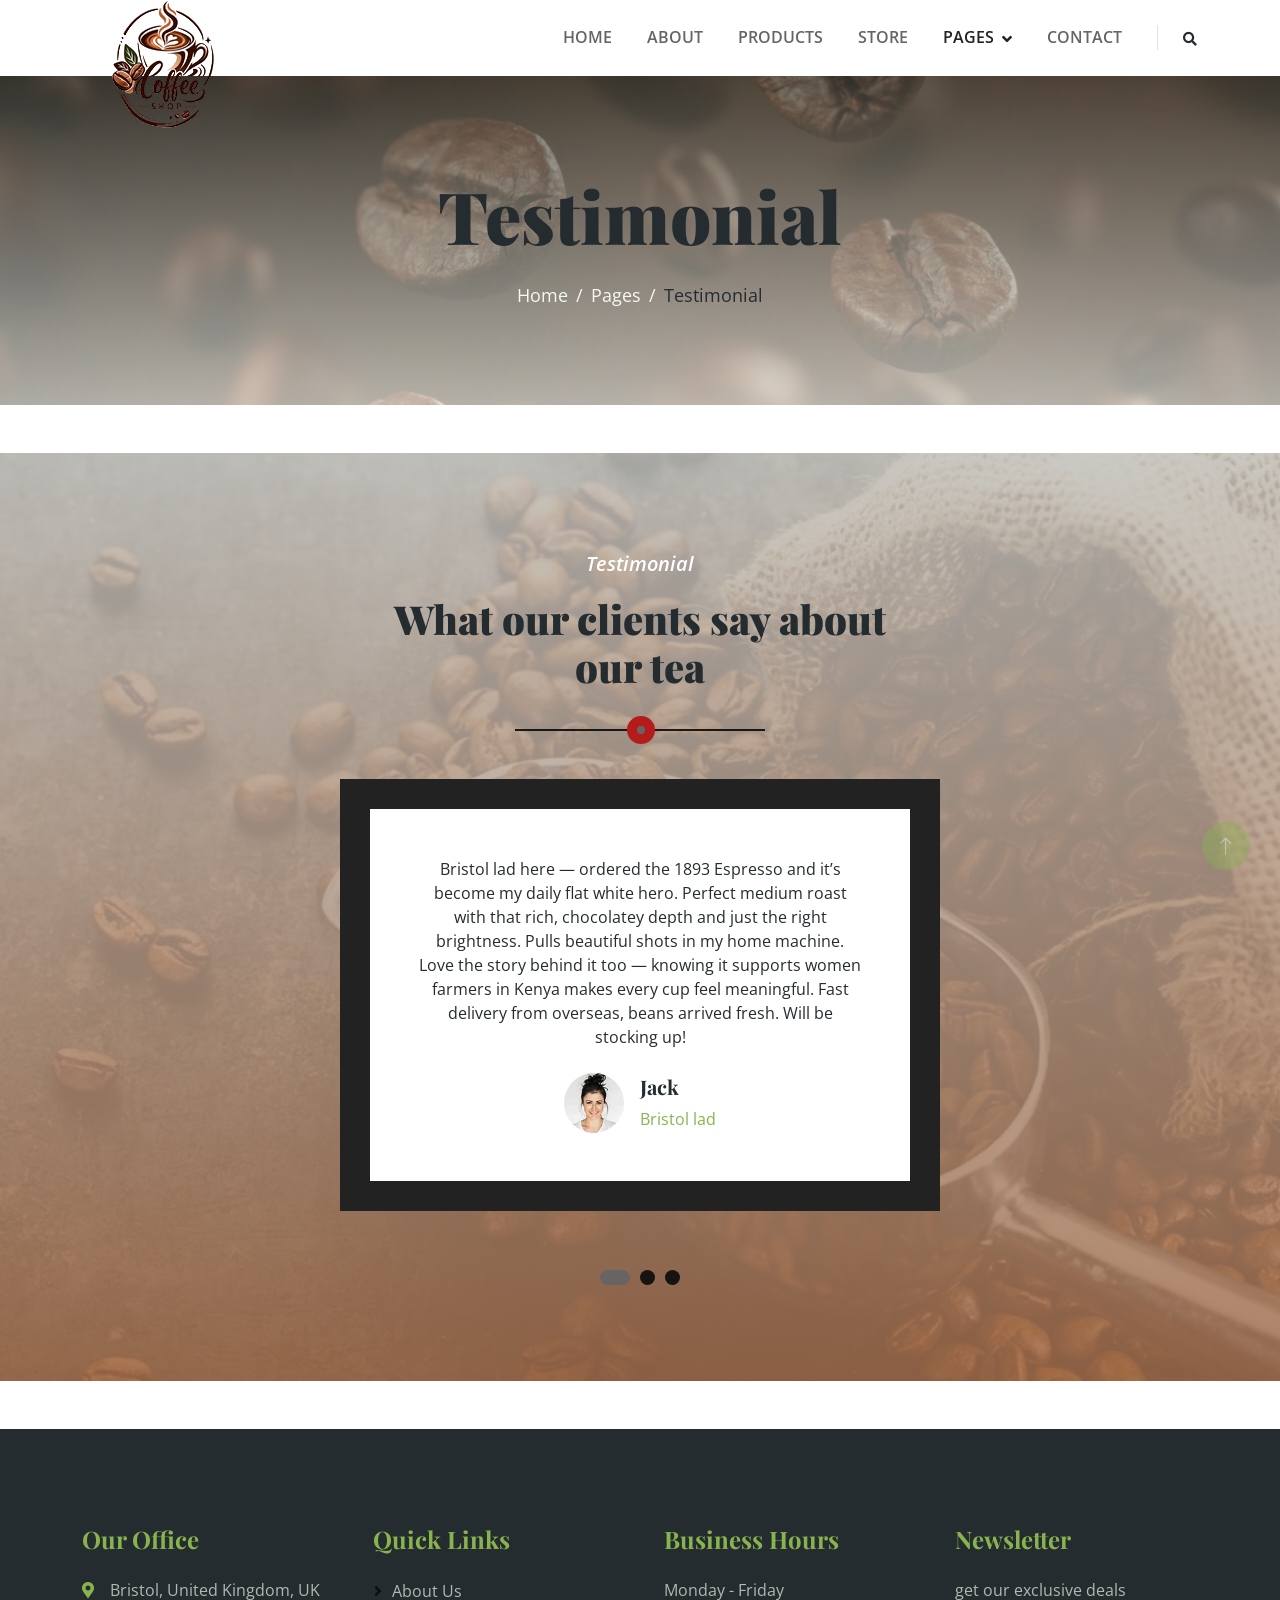
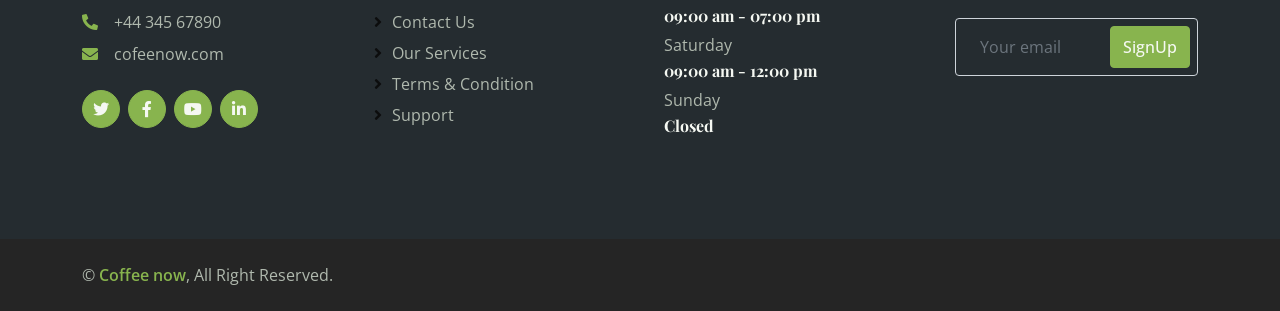
<file: testimonial.html>
<!DOCTYPE html>
<html lang="en">

<head>
    <meta charset="utf-8">
    <title>Safari Coffee- Coffee Shop Website</title>
    <meta content="width=device-width, initial-scale=1.0" name="viewport">
    <meta content="" name="keywords">
    <meta content="" name="description">

    <!-- Favicon -->
    <link href="img/favicon.ico" rel="icon">

    <!-- Google Web Fonts -->
    <link rel="preconnect" href="https://fonts.googleapis.com">
    <link rel="preconnect" href="https://fonts.gstatic.com" crossorigin>
    <link href="https://fonts.googleapis.com/css2?family=Open+Sans:wght@400;600&family=Playfair+Display:wght@700;900&display=swap" rel="stylesheet">

    <!-- Icon Font Stylesheet -->
    <link href="https://cdnjs.cloudflare.com/ajax/libs/font-awesome/5.10.0/css/all.min.css" rel="stylesheet">
    <link href="https://cdn.jsdelivr.net/npm/bootstrap-icons@1.4.1/font/bootstrap-icons.css" rel="stylesheet">

    <!-- Libraries Stylesheet -->
    <link href="lib/animate/animate.min.css" rel="stylesheet">
    <link href="lib/owlcarousel/assets/owl.carousel.min.css" rel="stylesheet">

    <!-- Customized Bootstrap Stylesheet -->
    <link href="css/bootstrap.min.css" rel="stylesheet">

    <!-- Template Stylesheet -->
    <link href="css/style.css" rel="stylesheet">
</head>

<body>
    <!-- Spinner Start -->
    <div id="spinner" class="show bg-white position-fixed translate-middle w-100 vh-100 top-50 start-50 d-flex align-items-center justify-content-center">
        <div class="spinner-border text-primary" role="status" style="width: 3rem; height: 3rem;"></div>
    </div>
    <!-- Spinner End -->

    
    <!-- Navbar Start -->
    <div class="container-fluid bg-white sticky-top">
        <div class="container">
            <nav class="navbar navbar-expand-lg bg-white navbar-light py-2 py-lg-0">
                <a href="index.html" class="navbar-brand">
                    <img class="img-fluid" src="img/logo.png" alt="Logo">
                </a>
                <button type="button" class="navbar-toggler ms-auto me-0" data-bs-toggle="collapse" data-bs-target="#navbarCollapse">
                    <span class="navbar-toggler-icon"></span>
                </button>
                <div class="collapse navbar-collapse" id="navbarCollapse">
                    <div class="navbar-nav ms-auto">
                        <a href="index.html" class="nav-item nav-link">Home</a>
                        <a href="about.html" class="nav-item nav-link">About</a>
                        <a href="product.html" class="nav-item nav-link">Products</a>
                        <a href="store.html" class="nav-item nav-link">Store</a>
                        <div class="nav-item dropdown">
                            <a href="#" class="nav-link dropdown-toggle active" data-bs-toggle="dropdown">Pages</a>
                            <div class="dropdown-menu bg-light rounded-0 m-0">
                                <a href="blog.html" class="dropdown-item">Blog Article</a>
                                <a href="testimonial.html" class="dropdown-item active">Testimonial</a>
                            </div>
                        </div>
                        <a href="contact.html" class="nav-item nav-link">Contact</a>
                    </div>
                    <div class="border-start ps-4 d-none d-lg-block">
                        <button type="button" class="btn btn-sm p-0"><i class="fa fa-search"></i></button>
                    </div>
                </div>
            </nav>
        </div>
    </div>
    <!-- Navbar End -->


    <!-- Page Header Start -->
    <div class="container-fluid page-header py-5 mb-5 wow fadeIn" data-wow-delay="0.1s">
        <div class="container text-center py-5">
            <h1 class="display-2 text-dark mb-4 animated slideInDown">Testimonial</h1>
            <nav aria-label="breadcrumb animated slideInDown">
                <ol class="breadcrumb justify-content-center mb-0">
                    <li class="breadcrumb-item"><a href="#">Home</a></li>
                    <li class="breadcrumb-item"><a href="#">Pages</a></li>
                    <li class="breadcrumb-item text-dark" aria-current="page">Testimonial</li>
                </ol>
            </nav>
        </div>
    </div>
    <!-- Page Header End -->


    <!-- Testimonial Start -->
   <div class="container-fluid testimonial py-5 my-5">
        <div class="container py-5">
            <div class="section-title text-center mx-auto wow fadeInUp" data-wow-delay="0.1s" style="max-width: 500px;">
                <p class="fs-5 fw-medium fst-italic text-white">Testimonial</p>
                <h1 class="display-6">What our clients say about our tea</h1>
            </div>
            <div class="owl-carousel testimonial-carousel wow fadeInUp" data-wow-delay="0.5s">
                <div class="testimonial-item p-4 p-lg-5">
                    <p class="mb-4">Bristol lad here — ordered the 1893 Espresso and it’s become my daily flat white hero. Perfect medium roast with that rich, chocolatey depth and just the right brightness. Pulls beautiful shots in my home machine. Love the story behind it too — knowing it supports women farmers in Kenya makes every cup feel meaningful. Fast delivery from overseas, beans arrived fresh. Will be stocking up!</p>
                    <div class="d-flex align-items-center justify-content-center">
                        <img class="img-fluid flex-shrink-0" src="img/testimonial-1.jpg" alt="">
                        <div class="text-start ms-3">
                            <h5>Jack</h5>
                            <span class="text-primary">Bristol lad</span>
                        </div>
                    </div>
                </div>
                <div class="testimonial-item p-4 p-lg-5">
                    <p class="mb-4">Really impressed with the Safari Blend — smooth, balanced medium roast with lovely berry undertones. Makes an excellent cappuccino and works brilliantly in my French press too. Slight downside: shipping from Kenya to Bristol took about 10 days, but the freshness was still spot on when it arrived. Great value for the quality and the empowering mission behind the brand. Will reorder for sure.</p>
                    <div class="d-flex align-items-center justify-content-center">
                        <img class="img-fluid flex-shrink-0" src="img/testimonial-2.jpg" alt="">
                        <div class="text-start ms-3">
                            <h5>Patrick</h5>
                            <span class="text-primary">Doctor</span>
                        </div>
                    </div>
                </div>
                <div class="testimonial-item p-4 p-lg-5">
                    <p class="mb-4">Living in Bristol and trying to cut down on chain coffee — the 1893 Espresso and Safari Blend have completely changed my mornings. Both medium roasts are so well-rounded: the 1893 gives that classic espresso punch with caramel sweetness, while the Safari is more versatile for milk drinks. Packaging is gorgeous, beans are clearly fresh, and I love the women-empowerment angle. Delivery was surprisingly quick and tracked perfectly. Highly recommend!</p>
                    <div class="d-flex align-items-center justify-content-center">
                        <img class="img-fluid flex-shrink-0" src="img/testimonial-3.jpg" alt="">
                        <div class="text-start ms-3">
                            <h5>Jane</h5>
                            <span class="text-primary">Student</span>
                        </div>
                    </div>
                </div>
            </div>
        </div>
    </div>
    <!-- Testimonial End -->

    <!-- Footer Start -->
    <div class="container-fluid bg-dark footer mt-5 py-5 wow fadeIn" data-wow-delay="0.1s">
        <div class="container py-5">
            <div class="row g-5">
                <div class="col-lg-3 col-md-6">
                    <h4 class="text-primary mb-4">Our Office</h4>
                    <p class="mb-2"><i class="fa fa-map-marker-alt text-primary me-3"></i>Bristol, United Kingdom, UK</p>
                    <p class="mb-2"><i class="fa fa-phone-alt text-primary me-3"></i>+44 345 67890</p>
                    <p class="mb-2"><i class="fa fa-envelope text-primary me-3"></i>cofeenow.com</p>
                    <div class="d-flex pt-3">
                        <a class="btn btn-square btn-primary rounded-circle me-2" href=""><i class="fab fa-twitter"></i></a>
                        <a class="btn btn-square btn-primary rounded-circle me-2" href=""><i class="fab fa-facebook-f"></i></a>
                        <a class="btn btn-square btn-primary rounded-circle me-2" href=""><i class="fab fa-youtube"></i></a>
                        <a class="btn btn-square btn-primary rounded-circle me-2" href=""><i class="fab fa-linkedin-in"></i></a>
                    </div>
                </div>
                <div class="col-lg-3 col-md-6">
                    <h4 class="text-primary mb-4">Quick Links</h4>
                    <a class="btn btn-link" href="">About Us</a>
                    <a class="btn btn-link" href="">Contact Us</a>
                    <a class="btn btn-link" href="">Our Services</a>
                    <a class="btn btn-link" href="">Terms & Condition</a>
                    <a class="btn btn-link" href="">Support</a>
                </div>
                <div class="col-lg-3 col-md-6">
                    <h4 class="text-primary mb-4">Business Hours</h4>
                    <p class="mb-1">Monday - Friday</p>
                    <h6 class="text-light">09:00 am - 07:00 pm</h6>
                    <p class="mb-1">Saturday</p>
                    <h6 class="text-light">09:00 am - 12:00 pm</h6>
                    <p class="mb-1">Sunday</p>
                    <h6 class="text-light">Closed</h6>
                </div>
                <div class="col-lg-3 col-md-6">
                    <h4 class="text-primary mb-4">Newsletter</h4>
                    <p>get our exclusive deals</p>
                    <div class="position-relative w-100">
                        <input class="form-control bg-transparent w-100 py-3 ps-4 pe-5" type="text" placeholder="Your email">
                        <button type="button" class="btn btn-primary py-2 position-absolute top-0 end-0 mt-2 me-2">SignUp</button>
                    </div>
                </div>
            </div>
        </div>
    </div>
    <!-- Footer End -->


    <!-- Copyright Start -->
    <div class="container-fluid copyright py-4">
        <div class="container">
            <div class="row">
                <div class="col-md-6 text-center text-md-start mb-3 mb-md-0">
                    &copy; <a class="fw-medium" href="#">Coffee now</a>, All Right Reserved.
                </div>
                </div>
        </div>
    </div>
    <!-- Back to Top -->
    <a href="#" class="btn btn-lg btn-primary btn-lg-square rounded-circle back-to-top"><i class="bi bi-arrow-up"></i></a>


    <!-- JavaScript Libraries -->
    <script src="https://ajax.googleapis.com/ajax/libs/jquery/3.6.1/jquery.min.js"></script>
    <script src="https://cdn.jsdelivr.net/npm/bootstrap@5.0.0/dist/js/bootstrap.bundle.min.js"></script>
    <script src="lib/wow/wow.min.js"></script>
    <script src="lib/easing/easing.min.js"></script>
    <script src="lib/waypoints/waypoints.min.js"></script>
    <script src="lib/owlcarousel/owl.carousel.min.js"></script>

    <!-- Template Javascript -->
    <script src="js/main.js"></script>
</body>

</html>
</file>
<file: css/style.css>
/********** Template CSS **********/
:root {
    --primary: #0a0a0ae6;
    --secondary: #fba038af;
    --light: #F5F8F2;
    --dark: #696464;
}

.back-to-top {
    position: fixed;
    display: none;
    right: 30px;
    bottom: 30px;
    z-index: 99;
}

.fw-medium {
    font-weight: 600;
}

.fw-bold {
    font-weight: 700;
}

.fw-black {
    font-weight: 900;
}


/*** Spinner ***/
#spinner {
    opacity: 0;
    visibility: hidden;
    transition: opacity .5s ease-out, visibility 0s linear .5s;
    z-index: 99999;
}

#spinner.show {
    transition: opacity .5s ease-out, visibility 0s linear 0s;
    visibility: visible;
    opacity: 1;
}


/*** Button ***/
.btn {
    transition: .5s;
    font-weight: 500;
}

.btn-primary,
.btn-outline-primary:hover {
    color: var(--light);
}

.btn-secondary,
.btn-outline-secondary:hover {
    color: var(--dark);
}

.btn-square {
    width: 38px;
    height: 38px;
}

.btn-sm-square {
    width: 32px;
    height: 32px;
}

.btn-lg-square {
    width: 48px;
    height: 48px;
}

.btn-square,
.btn-sm-square,
.btn-lg-square {
    padding: 0;
    display: flex;
    align-items: center;
    justify-content: center;
    font-weight: normal;
}


/*** Navbar ***/
.sticky-top {
    top: -150px;
    transition: .5s;
}

.navbar .navbar-brand {
    position: absolute;
    padding: 0;
    width: 170px;
    height: 135px;
    top: 0;
    left: 0;
}

.navbar .navbar-nav .nav-link {
    margin-right: 35px;
    padding: 25px 0;
    color: var(--dark);
    font-weight: 600;
    text-transform: uppercase;
    outline: none;
}

.navbar .navbar-nav .nav-link:hover,
.navbar .navbar-nav .nav-link.active {
    color: var(--primary);
}

.navbar .dropdown-toggle::after {
    border: none;
    content: "\f107";
    font-family: "Font Awesome 5 Free";
    font-weight: 900;
    vertical-align: middle;
    margin-left: 8px;
}

@media (max-width: 991.98px) {
    .navbar .navbar-brand {
        width: 126px;
        height: 100px;
    }

    .navbar .navbar-nav .nav-link  {
        margin-right: 0;
        padding: 10px 0;
    }

    .navbar .navbar-nav {
        margin-top: 75px;
        border-top: 1px solid #EEEEEE;
    }
}

@media (min-width: 992px) {
    .navbar .nav-item .dropdown-menu {
        display: block;
        border: none;
        margin-top: 0;
        top: 150%;
        opacity: 0;
        visibility: hidden;
        transition: .5s;
    }

    .navbar .nav-item:hover .dropdown-menu {
        top: 100%;
        visibility: visible;
        transition: .5s;
        opacity: 1;
    }
}


/*** Header ***/
.carousel-caption {
    top: 0;
    left: 0;
    right: 0;
    bottom: 0;
    display: flex;
    align-items: center;
    background: rgba(3, 5, 2, 0.7);
    z-index: 1;
}

.carousel-control-prev,
.carousel-control-next {
    width: 15%;
}

.carousel-control-prev-icon,
.carousel-control-next-icon {
    width: 3.5rem;
    height: 3.5rem;
    border-radius: 3.5rem;
    background-color: var(--dark);
    border: 15px solid var(--dark);
}

@media (max-width: 768px) {
    #header-carousel .carousel-item {
        position: relative;
        min-height: 450px;
    }
    
    #header-carousel .carousel-item img {
        position: absolute;
        width: 100%;
        height: 100%;
        object-fit: cover;
    }
}

.page-header {
    background: linear-gradient(rgba(60, 62, 56, 0.7), rgba(232, 235, 228, 0.7)), url(../img/carousel-1.jpg) center center no-repeat;
    background-size: cover;
}

.page-header .breadcrumb-item+.breadcrumb-item::before {
    color: var(--light);
}

.page-header .breadcrumb-item,
.page-header .breadcrumb-item a {
    font-size: 18px;
    color: var(--light);
}


/*** Section Title ***/
.section-title {
    position: relative;
    margin-bottom: 3rem;
    padding-bottom: 2rem;
}

.section-title::before {
    position: absolute;
    content: "";
    width: 50%;
    height: 2px;
    bottom: 0;
    left: 0;
    background: var(--primary);
}

.section-title::after {
    position: absolute;
    content: "";
    width: 28px;
    height: 28px;
    bottom: -13px;
    left: calc(25% - 13px);
    background: var(--dark);
    border: 10px solid #b41c1c;
    border-radius: 28px;
}

.section-title.text-center::before {
    left: 25%;
}

.section-title.text-center::after {
    left: calc(50% - 13px);
}


/*** Products ***/
.product {
    background: linear-gradient(rgba(161, 165, 156, 0.1), rgba(161, 165, 156, 0.1)), url(../img/product-bg.png) left bottom no-repeat;
    background-size: auto;
}

.product-carousel .owl-nav {
    display: flex;
    justify-content: center;
    margin-top: 30px;
}

.product-carousel .owl-nav .owl-prev,
.product-carousel .owl-nav .owl-next {
    margin: 0 10px;
    width: 55px;
    height: 55px;
    display: flex;
    align-items: center;
    justify-content: center;
    color: #FFFFFF;
    background: var(--primary);
    border-radius: 55px;
    box-shadow: 0 0 45px rgba(0, 0, 0, .15);
    font-size: 25px;
    transition: .5s;
}

.product-carousel .owl-nav .owl-prev:hover,
.product-carousel .owl-nav .owl-next:hover {
    background: #FFFFFF;
    color: var(--primary);
}


/*** About ***/
.video {
    background: linear-gradient(rgba(47, 49, 45, 0.85), rgba(47, 49, 45, 0.85)), url(../img/video-bg.jpg) center center no-repeat;
    background-size: cover;
}

.btn-play {
    position: relative;
    display: block;
    box-sizing: content-box;
    width: 65px;
    height: 75px;
    border-radius: 100%;
    border: none;
    outline: none !important;
    padding: 28px 30px 30px 38px;
    background: #FFFFFF;
}

.btn-play:before {
    content: "";
    position: absolute;
    z-index: 0;
    left: 50%;
    top: 50%;
    transform: translateX(-50%) translateY(-50%);
    display: block;
    width: 120px;
    height: 120px;
    background: #FFFFFF;
    border-radius: 100%;
    animation: pulse-border 1500ms ease-out infinite;
}

.btn-play:after {
    content: "";
    position: absolute;
    z-index: 1;
    left: 50%;
    top: 50%;
    transform: translateX(-50%) translateY(-50%);
    display: block;
    width: 120px;
    height: 120px;
    background: #FFFFFF;
    border-radius: 100%;
    transition: all 200ms;
}

.btn-play span {
    display: block;
    position: relative;
    z-index: 3;
    width: 0;
    height: 0;
    left: 13px;
    border-left: 40px solid var(--primary);
    border-top: 28px solid transparent;
    border-bottom: 28px solid transparent;
}

@keyframes pulse-border {
    0% {
        transform: translateX(-50%) translateY(-50%) translateZ(0) scale(1);
        opacity: 1;
    }

    100% {
        transform: translateX(-50%) translateY(-50%) translateZ(0) scale(2);
        opacity: 0;
    }
}

.modal-video .modal-dialog {
    position: relative;
    max-width: 800px;
    margin: 60px auto 0 auto;
}

.modal-video .modal-body {
    position: relative;
    padding: 0px;
}

.modal-video .close {
    position: absolute;
    width: 30px;
    height: 30px;
    right: 0px;
    top: -30px;
    z-index: 999;
    font-size: 30px;
    font-weight: normal;
    color: #FFFFFF;
    background: #000000;
    opacity: 1;
}


/*** Store ***/
.store-item .store-overlay {
    position: absolute;
    top: 0;
    left: 0;
    width: 100%;
    height: 100%;
    display: flex;
    flex-direction: column;
    align-items: center;
    justify-content: center;
    background: rgba(230, 232, 227, 0.365);
    opacity: 0;
    transition: .5s;
}

.store-item:hover .store-overlay {
    opacity: 1;
}


/*** Contact ***/
.contact .btn-square {
    width: 100px;
    height: 100px;
    border: 20px solid var(--light);
    background: var(--primary);
    border-radius: 50px;
}


/*** Testimonial ***/
.testimonial {
    background: linear-gradient(rgba(194, 195, 192, 0.85), rgba(161, 110, 77, 0.85)), url(../img/testimonial-bg.jpg) center center no-repeat;
    background-size: cover;
}

.testimonial-item {
    margin: 0 auto;
    max-width: 600px;
    text-align: center;
    background: #FFFFFF;
    border: 30px solid var(--primary);
}

.testimonial-item img {
    width: 60px !important;
    height: 60px !important;
    border-radius: 60px;
}

.testimonial-carousel .owl-dots {
    margin-top: 35px;
    display: flex;
    align-items: flex-end;
    justify-content: center;
}

.testimonial-carousel .owl-dot {
    position: relative;
    display: inline-block;
    margin: 0 5px;
    width: 15px;
    height: 15px;
    background: var(--primary);
    border-radius: 15px;
    transition: .5s;
}

.testimonial-carousel .owl-dot.active {
    width: 30px;
    background: var(--dark);
}


/*** Footer ***/
.footer {
    color: #B0B9AE;
}

.footer .btn.btn-link {
    display: block;
    margin-bottom: 5px;
    padding: 0;
    text-align: left;
    color: #B0B9AE;
    font-weight: normal;
    text-transform: capitalize;
    transition: .3s;
}

.footer .btn.btn-link::before {
    position: relative;
    content: "\f105";
    font-family: "Font Awesome 5 Free";
    font-weight: 900;
    color: var(--primary);
    margin-right: 10px;
}

.footer .btn.btn-link:hover {
    color: var(--light);
    letter-spacing: 1px;
    box-shadow: none;
}

.copyright {
    color: #B0B9AE;
}

.copyright {
    background: #252525;
}

.copyright a:hover {
    color: #FFFFFF !important;
}
</file>
